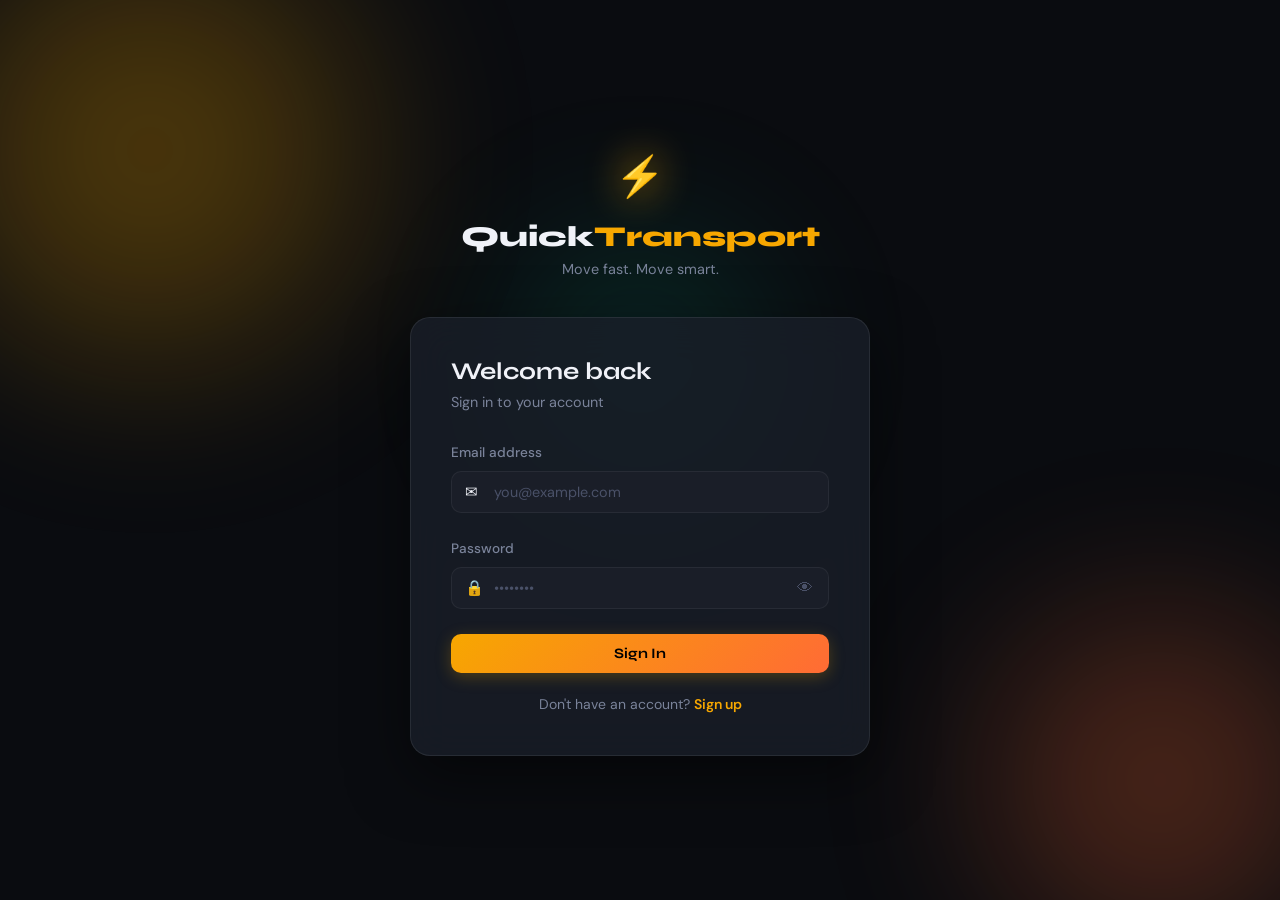
<file: index.html>
<!DOCTYPE html>
<html lang="en">
<head>
  <meta charset="UTF-8" />
  <meta name="viewport" content="width=device-width, initial-scale=1.0"/>
  <title>Quick Transport – Login</title>
  <link rel="stylesheet" href="css/style.css"/>
  <link rel="stylesheet" href="css/auth.css"/>
  <link href="https://fonts.googleapis.com/css2?family=Syne:wght@400;600;700;800&family=DM+Sans:wght@300;400;500&display=swap" rel="stylesheet"/>
</head>
<body class="auth-body">
  <div class="auth-bg">
    <div class="auth-orb orb1"></div>
    <div class="auth-orb orb2"></div>
    <div class="auth-orb orb3"></div>
  </div>

  <div class="auth-container">
    <div class="auth-brand">
      <div class="brand-icon">⚡</div>
      <h1 class="brand-name">Quick<span>Transport</span></h1>
      <p class="brand-tagline">Move fast. Move smart.</p>
    </div>

    <div class="auth-card" id="loginCard">
      <h2 class="auth-title">Welcome back</h2>
      <p class="auth-subtitle">Sign in to your account</p>

      <div id="loginAlert" class="alert hidden"></div>

      <form id="loginForm" class="auth-form" action="php/login.php" method="POST">
        <div class="form-group">
          <label for="loginEmail">Email address</label>
          <div class="input-wrap">
            <span class="input-icon">✉</span>
            <input type="email" id="loginEmail" name="email" placeholder="you@example.com" required/>
          </div>
          <span class="field-error" id="loginEmailErr"></span>
        </div>
        <div class="form-group">
          <label for="loginPassword">Password</label>
          <div class="input-wrap">
            <span class="input-icon">🔒</span>
            <input type="password" id="loginPassword" name="password" placeholder="••••••••" required/>
            <button type="button" class="toggle-pw" onclick="togglePw('loginPassword',this)">👁</button>
          </div>
          <span class="field-error" id="loginPasswordErr"></span>
        </div>
        <button type="submit" class="btn-primary btn-full">Sign In</button>
      </form>

      <p class="auth-switch">Don't have an account? <a href="#" onclick="switchCard('register')">Sign up</a></p>
    </div>

    <div class="auth-card hidden" id="registerCard">
      <h2 class="auth-title">Create account</h2>
      <p class="auth-subtitle">Join Quick Transport today</p>

      <div id="registerAlert" class="alert hidden"></div>

      <form id="registerForm" class="auth-form" action="php/register.php" method="POST">
        <div class="form-row">
          <div class="form-group">
            <label for="regFirstName">First name</label>
            <div class="input-wrap">
              <input type="text" id="regFirstName" name="first_name" placeholder="John" required/>
            </div>
            <span class="field-error" id="regFirstNameErr"></span>
          </div>
          <div class="form-group">
            <label for="regLastName">Last name</label>
            <div class="input-wrap">
              <input type="text" id="regLastName" name="last_name" placeholder="Doe" required/>
            </div>
          </div>
        </div>
        <div class="form-group">
          <label for="regEmail">Email address</label>
          <div class="input-wrap">
            <span class="input-icon">✉</span>
            <input type="email" id="regEmail" name="email" placeholder="you@example.com" required/>
          </div>
          <span class="field-error" id="regEmailErr"></span>
        </div>
        <div class="form-group">
          <label for="regPhone">Phone number</label>
          <div class="input-wrap">
            <span class="input-icon">📱</span>
            <input type="tel" id="regPhone" name="phone" placeholder="+91 98765 43210" required/>
          </div>
          <span class="field-error" id="regPhoneErr"></span>
        </div>
        <div class="form-group">
          <label for="regPassword">Password</label>
          <div class="input-wrap">
            <span class="input-icon">🔒</span>
            <input type="password" id="regPassword" name="password" placeholder="Min. 8 characters" required/>
            <button type="button" class="toggle-pw" onclick="togglePw('regPassword',this)">👁</button>
          </div>
          <span class="field-error" id="regPasswordErr"></span>
        </div>
        <div class="form-group">
          <label for="regConfirm">Confirm password</label>
          <div class="input-wrap">
            <span class="input-icon">🔒</span>
            <input type="password" id="regConfirm" name="confirm_password" placeholder="Repeat password" required/>
          </div>
          <span class="field-error" id="regConfirmErr"></span>
        </div>
        <button type="submit" class="btn-primary btn-full">Create Account</button>
      </form>

      <p class="auth-switch">Already have an account? <a href="#" onclick="switchCard('login')">Sign in</a></p>
    </div>
  </div>

  <script src="js/auth.js"></script>
</body>
</html>
</file>
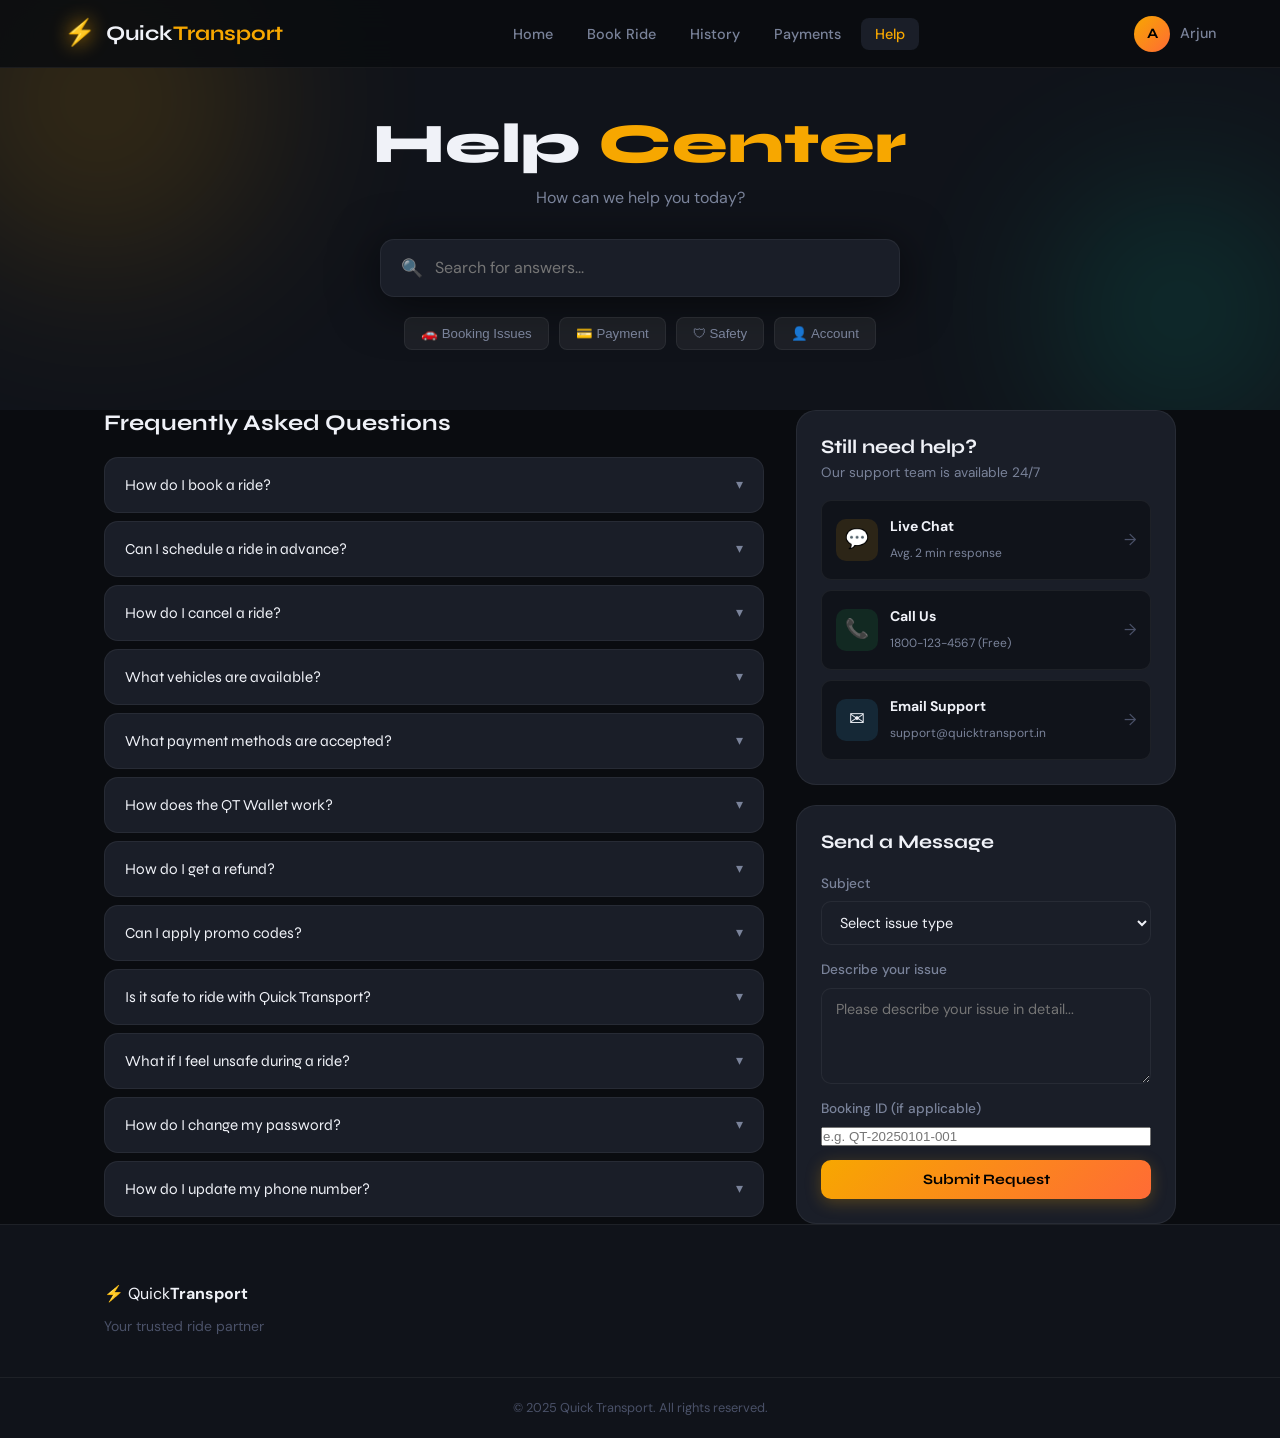
<file: help.html>
<!DOCTYPE html>
<html lang="en">
<head>
  <meta charset="UTF-8"/>
  <meta name="viewport" content="width=device-width, initial-scale=1.0"/>
  <title>Quick Transport – Help Center</title>
  <link rel="stylesheet" href="css/style.css"/>
  <link rel="stylesheet" href="css/help.css"/>
  <link href="https://fonts.googleapis.com/css2?family=Syne:wght@400;600;700;800&family=DM+Sans:wght@300;400;500&display=swap" rel="stylesheet"/>
</head>
<body>
  <nav class="navbar">
    <div class="nav-brand"><span class="brand-icon">⚡</span><span class="brand-name">Quick<b>Transport</b></span></div>
    <ul class="nav-links">
      <li><a href="home.html">Home</a></li>
      <li><a href="book.html">Book Ride</a></li>
      <li><a href="history.html">History</a></li>
      <li><a href="payment.html">Payments</a></li>
      <li><a href="help.html" class="active">Help</a></li>
    </ul>
    <div class="nav-user">
      <div class="user-avatar" id="userAvatar">U</div>
      <span class="user-name" id="navUserName">User</span>
      <div class="dropdown-menu"><a href="#" onclick="logoutUser()">Logout</a></div>
    </div>
    <button class="nav-toggle" onclick="toggleNav()">☰</button>
  </nav>

  <!-- HERO -->
  <div class="help-hero">
    <div class="help-hero-bg">
      <div class="hh-orb o1"></div>
      <div class="hh-orb o2"></div>
    </div>
    <div class="container hh-content">
      <h1>Help <span>Center</span></h1>
      <p>How can we help you today?</p>
      <div class="help-search-bar">
        <span>🔍</span>
        <input type="text" id="helpSearch" placeholder="Search for answers..." oninput="searchFAQ()"/>
      </div>
      <div class="help-quick">
        <button onclick="filterFAQ('booking')">🚗 Booking Issues</button>
        <button onclick="filterFAQ('payment')">💳 Payment</button>
        <button onclick="filterFAQ('safety')">🛡 Safety</button>
        <button onclick="filterFAQ('account')">👤 Account</button>
      </div>
    </div>
  </div>

  <!-- FAQ -->
  <div class="container page-body">
    <div class="help-layout">
      <!-- FAQ SECTION -->
      <div class="faq-section">
        <h2>Frequently Asked Questions</h2>
        <div class="faq-list" id="faqList">
          <!-- Category: Booking -->
          <div class="faq-item" data-cat="booking">
            <button class="faq-q" onclick="toggleFAQ(this)">
              <span>How do I book a ride?</span><span class="faq-chevron">▾</span>
            </button>
            <div class="faq-a">
              <p>Booking a ride is simple! Click on "Book Ride" in the navigation bar. Enter your pickup and drop-off locations, choose your vehicle type (Bike, Auto, Car, or SUV), and click "Confirm Booking". A driver will be assigned to you immediately.</p>
            </div>
          </div>
          <div class="faq-item" data-cat="booking">
            <button class="faq-q" onclick="toggleFAQ(this)">
              <span>Can I schedule a ride in advance?</span><span class="faq-chevron">▾</span>
            </button>
            <div class="faq-a">
              <p>Yes! On the booking page, you can optionally select a future date and time for your ride. Your ride will be confirmed and a driver assigned closer to the scheduled time.</p>
            </div>
          </div>
          <div class="faq-item" data-cat="booking">
            <button class="faq-q" onclick="toggleFAQ(this)">
              <span>How do I cancel a ride?</span><span class="faq-chevron">▾</span>
            </button>
            <div class="faq-a">
              <p>Go to Ride History, find the ride you want to cancel, and click the "Cancel" button. Note that cancellations made after a driver has been assigned may incur a small cancellation fee of ₹30.</p>
            </div>
          </div>
          <div class="faq-item" data-cat="booking">
            <button class="faq-q" onclick="toggleFAQ(this)">
              <span>What vehicles are available?</span><span class="faq-chevron">▾</span>
            </button>
            <div class="faq-a">
              <p>We offer four vehicle types: <b>Bike</b> (₹7/km, 1 passenger), <b>Auto</b> (₹10/km, 3 passengers), <b>Car</b> (₹15/km, 4 passengers), and <b>SUV</b> (₹22/km, 6 passengers). All fares include a base fare of ₹30.</p>
            </div>
          </div>

          <!-- Category: Payment -->
          <div class="faq-item" data-cat="payment">
            <button class="faq-q" onclick="toggleFAQ(this)">
              <span>What payment methods are accepted?</span><span class="faq-chevron">▾</span>
            </button>
            <div class="faq-a">
              <p>We accept Cash, UPI, Credit/Debit Cards, and our QT Wallet. You can set your preferred payment method in the Payments section. For online payments, we support all major banks and UPI apps like GPay, PhonePe, and Paytm.</p>
            </div>
          </div>
          <div class="faq-item" data-cat="payment">
            <button class="faq-q" onclick="toggleFAQ(this)">
              <span>How does the QT Wallet work?</span><span class="faq-chevron">▾</span>
            </button>
            <div class="faq-a">
              <p>The QT Wallet is a digital wallet integrated into your account. You can add money to it via UPI, Card, or Net Banking, and use it for instant payments. Wallet payments are instant, secure, and you get exclusive cashback offers when paying via wallet.</p>
            </div>
          </div>
          <div class="faq-item" data-cat="payment">
            <button class="faq-q" onclick="toggleFAQ(this)">
              <span>How do I get a refund?</span><span class="faq-chevron">▾</span>
            </button>
            <div class="faq-a">
              <p>For cancelled rides paid online, refunds are processed within 3–5 business days. Wallet payments are refunded instantly. If you have a billing dispute, contact our support team below and we'll resolve it within 24 hours.</p>
            </div>
          </div>
          <div class="faq-item" data-cat="payment">
            <button class="faq-q" onclick="toggleFAQ(this)">
              <span>Can I apply promo codes?</span><span class="faq-chevron">▾</span>
            </button>
            <div class="faq-a">
              <p>Yes! Go to the Payments page and enter your promo code in the "Promo Code" section. Active codes: <b>FIRST50</b> (50% off first ride), <b>RIDE20</b> (₹20 off any ride), <b>QT100</b> (₹100 wallet cashback on adding ₹500+).</p>
            </div>
          </div>

          <!-- Category: Safety -->
          <div class="faq-item" data-cat="safety">
            <button class="faq-q" onclick="toggleFAQ(this)">
              <span>Is it safe to ride with Quick Transport?</span><span class="faq-chevron">▾</span>
            </button>
            <div class="faq-a">
              <p>Safety is our top priority. All drivers undergo background verification, document checks, and vehicle inspections. You can share your live trip with trusted contacts and access our SOS emergency button during the ride.</p>
            </div>
          </div>
          <div class="faq-item" data-cat="safety">
            <button class="faq-q" onclick="toggleFAQ(this)">
              <span>What if I feel unsafe during a ride?</span><span class="faq-chevron">▾</span>
            </button>
            <div class="faq-a">
              <p>Press the SOS button in the app immediately. This alerts our emergency team and can notify local authorities. You can also call our 24/7 emergency helpline at <b>1800-QT-SAFE (1800-87-7233)</b>.</p>
            </div>
          </div>

          <!-- Category: Account -->
          <div class="faq-item" data-cat="account">
            <button class="faq-q" onclick="toggleFAQ(this)">
              <span>How do I change my password?</span><span class="faq-chevron">▾</span>
            </button>
            <div class="faq-a">
              <p>Go to your Profile page, click "Security Settings", and select "Change Password". You'll need to enter your current password and then your new one. For forgotten passwords, use the "Forgot Password" link on the login page.</p>
            </div>
          </div>
          <div class="faq-item" data-cat="account">
            <button class="faq-q" onclick="toggleFAQ(this)">
              <span>How do I update my phone number?</span><span class="faq-chevron">▾</span>
            </button>
            <div class="faq-a">
              <p>Visit your Profile page and click on "Edit Profile". You can update your phone number after OTP verification on your registered number. Note that phone number changes may require re-verification for security.</p>
            </div>
          </div>
        </div>
      </div>

      <!-- CONTACT SUPPORT -->
      <div class="contact-section">
        <div class="contact-card">
          <h3>Still need help?</h3>
          <p>Our support team is available 24/7</p>
          <div class="contact-options">
            <a href="#" class="co-item" onclick="openLiveChat()">
              <div class="co-icon chat">💬</div>
              <div class="co-info"><b>Live Chat</b><span>Avg. 2 min response</span></div>
              <span class="co-arrow">→</span>
            </a>
            <a href="tel:18001234567" class="co-item">
              <div class="co-icon phone">📞</div>
              <div class="co-info"><b>Call Us</b><span>1800-123-4567 (Free)</span></div>
              <span class="co-arrow">→</span>
            </a>
            <a href="mailto:support@quicktransport.in" class="co-item">
              <div class="co-icon email">✉</div>
              <div class="co-info"><b>Email Support</b><span>support@quicktransport.in</span></div>
              <span class="co-arrow">→</span>
            </a>
          </div>
        </div>

        <!-- CONTACT FORM -->
        <div class="contact-form-card">
          <h3>Send a Message</h3>
          <div id="contactAlert" class="alert hidden"></div>
          <form id="contactForm">
            <div class="form-group">
              <label>Subject</label>
              <select id="subject">
                <option value="">Select issue type</option>
                <option value="booking">Booking Issue</option>
                <option value="payment">Payment Problem</option>
                <option value="driver">Driver Complaint</option>
                <option value="lost">Lost Item</option>
                <option value="refund">Refund Request</option>
                <option value="other">Other</option>
              </select>
            </div>
            <div class="form-group">
              <label>Describe your issue</label>
              <textarea id="issueDesc" rows="4" placeholder="Please describe your issue in detail..."></textarea>
            </div>
            <div class="form-group">
              <label>Booking ID (if applicable)</label>
              <input type="text" id="bookingIdInput" placeholder="e.g. QT-20250101-001"/>
            </div>
            <button type="button" class="btn-primary btn-full" onclick="submitContact()">Submit Request</button>
          </form>
        </div>

        <!-- LIVE CHAT WIDGET -->
        <div class="chat-widget hidden" id="chatWidget">
          <div class="cw-header">
            <span>💬 Quick Support</span>
            <button onclick="closeLiveChat()">✕</button>
          </div>
          <div class="cw-messages" id="chatMessages">
            <div class="cw-msg bot">
              <div class="cw-bubble">Hi! I'm the Quick Transport support bot. How can I help you today?</div>
            </div>
          </div>
          <div class="cw-input">
            <input type="text" id="chatInput" placeholder="Type your message..." onkeydown="if(event.key==='Enter') sendChat()"/>
            <button onclick="sendChat()">Send</button>
          </div>
        </div>
      </div>
    </div>
  </div>

  <!-- Footer -->
  <footer class="footer">
    <div class="container footer-inner">
      <div class="footer-brand">
        <span class="brand-icon">⚡</span>
        <span class="brand-name">Quick<b>Transport</b></span>
        <p>Your trusted ride partner</p>
      </div>
    </div>
    <div class="footer-bottom"><p>© 2025 Quick Transport. All rights reserved.</p></div>
  </footer>

  <script src="js/app.js"></script>
  <script src="js/help.js"></script>
</body>
</html>
</file>
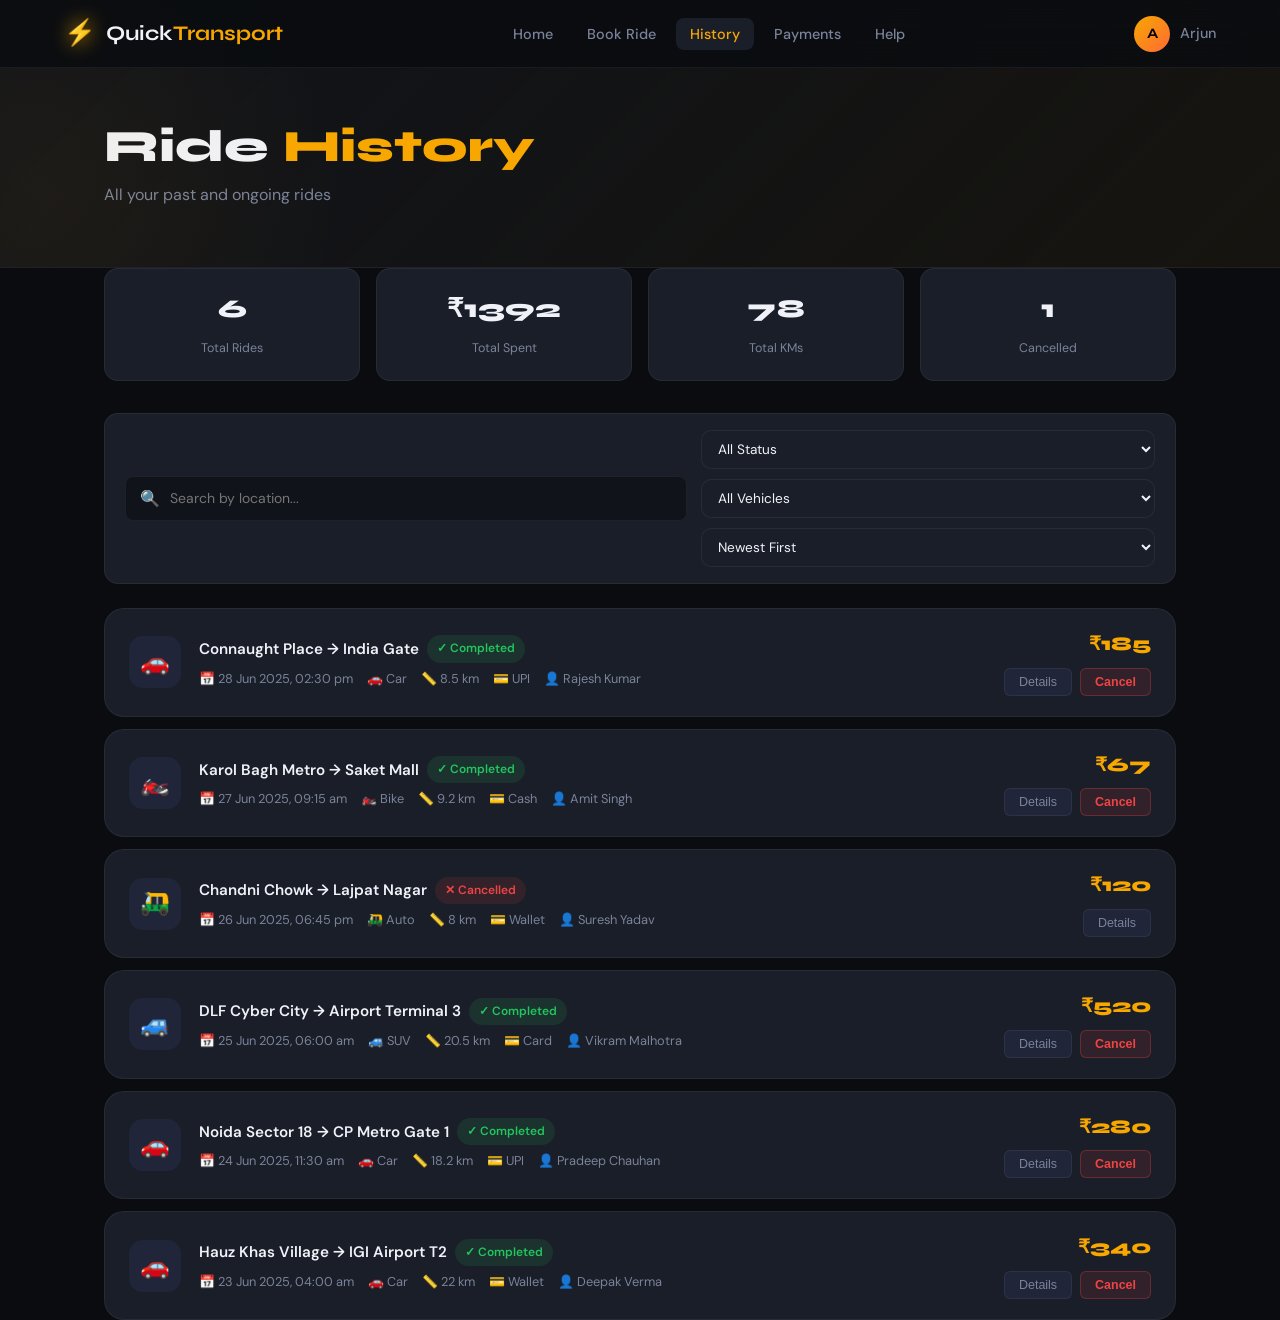
<file: history.html>
<!DOCTYPE html>
<html lang="en">
<head>
  <meta charset="UTF-8"/>
  <meta name="viewport" content="width=device-width, initial-scale=1.0"/>
  <title>Quick Transport – Ride History</title>
  <link rel="stylesheet" href="css/style.css"/>
  <link rel="stylesheet" href="css/history.css"/>
  <link href="https://fonts.googleapis.com/css2?family=Syne:wght@400;600;700;800&family=DM+Sans:wght@300;400;500&display=swap" rel="stylesheet"/>
</head>
<body>
  <nav class="navbar">
    <div class="nav-brand"><span class="brand-icon">⚡</span><span class="brand-name">Quick<b>Transport</b></span></div>
    <ul class="nav-links">
      <li><a href="home.html">Home</a></li>
      <li><a href="book.html">Book Ride</a></li>
      <li><a href="history.html" class="active">History</a></li>
      <li><a href="payment.html">Payments</a></li>
      <li><a href="help.html">Help</a></li>
    </ul>
    <div class="nav-user">
      <div class="user-avatar" id="userAvatar">U</div>
      <span class="user-name" id="navUserName">User</span>
      <div class="dropdown-menu"><a href="#" onclick="logoutUser()">Logout</a></div>
    </div>
    <button class="nav-toggle" onclick="toggleNav()">☰</button>
  </nav>

  <div class="page-hero history-hero">
    <div class="container">
      <h1>Ride <span>History</span></h1>
      <p>All your past and ongoing rides</p>
    </div>
  </div>

  <div class="container page-body">
    <!-- STATS BAR -->
    <div class="stats-bar" id="historyStats">
      <div class="stat-tile"><span class="st-num" id="totalRides">0</span><span class="st-lbl">Total Rides</span></div>
      <div class="stat-tile"><span class="st-num" id="totalSpent">₹0</span><span class="st-lbl">Total Spent</span></div>
      <div class="stat-tile"><span class="st-num" id="totalKms">0</span><span class="st-lbl">Total KMs</span></div>
      <div class="stat-tile"><span class="st-num" id="cancelledRides">0</span><span class="st-lbl">Cancelled</span></div>
    </div>

    <!-- FILTERS -->
    <div class="filter-bar">
      <div class="filter-search">
        <span>🔍</span>
        <input type="text" id="searchRides" placeholder="Search by location..." oninput="filterRides()"/>
      </div>
      <div class="filter-group">
        <select id="filterStatus" onchange="filterRides()">
          <option value="">All Status</option>
          <option value="completed">Completed</option>
          <option value="cancelled">Cancelled</option>
          <option value="ongoing">Ongoing</option>
        </select>
        <select id="filterVehicle" onchange="filterRides()">
          <option value="">All Vehicles</option>
          <option value="Bike">Bike</option>
          <option value="Auto">Auto</option>
          <option value="Car">Car</option>
          <option value="SUV">SUV</option>
        </select>
        <select id="filterSort" onchange="filterRides()">
          <option value="newest">Newest First</option>
          <option value="oldest">Oldest First</option>
          <option value="fare-high">Fare: High to Low</option>
          <option value="fare-low">Fare: Low to High</option>
        </select>
      </div>
    </div>

    <!-- RIDES LIST -->
    <div class="rides-container" id="ridesContainer">
      <div class="loading-block">
        <div class="loading-spinner"></div>
        <p>Loading rides...</p>
      </div>
    </div>
  </div>

  <!-- CANCEL MODAL -->
  <div class="modal-overlay hidden" id="cancelModal">
    <div class="modal-card">
      <div class="modal-icon">⚠️</div>
      <h3>Cancel Ride?</h3>
      <p>Are you sure you want to cancel this ride? A cancellation fee may apply.</p>
      <div class="modal-actions">
        <button class="btn-ghost" onclick="closeCancelModal()">Keep Ride</button>
        <button class="btn-danger" id="confirmCancelBtn" onclick="confirmCancel()">Yes, Cancel</button>
      </div>
    </div>
  </div>

  <!-- RIDE DETAIL MODAL -->
  <div class="modal-overlay hidden" id="rideDetailModal">
    <div class="modal-card detail-modal">
      <button class="modal-close" onclick="closeDetailModal()">✕</button>
      <h3>Ride Details</h3>
      <div id="rideDetailContent"></div>
    </div>
  </div>

  <script src="js/app.js"></script>
  <script src="js/history.js"></script>
</body>
</html>
</file>
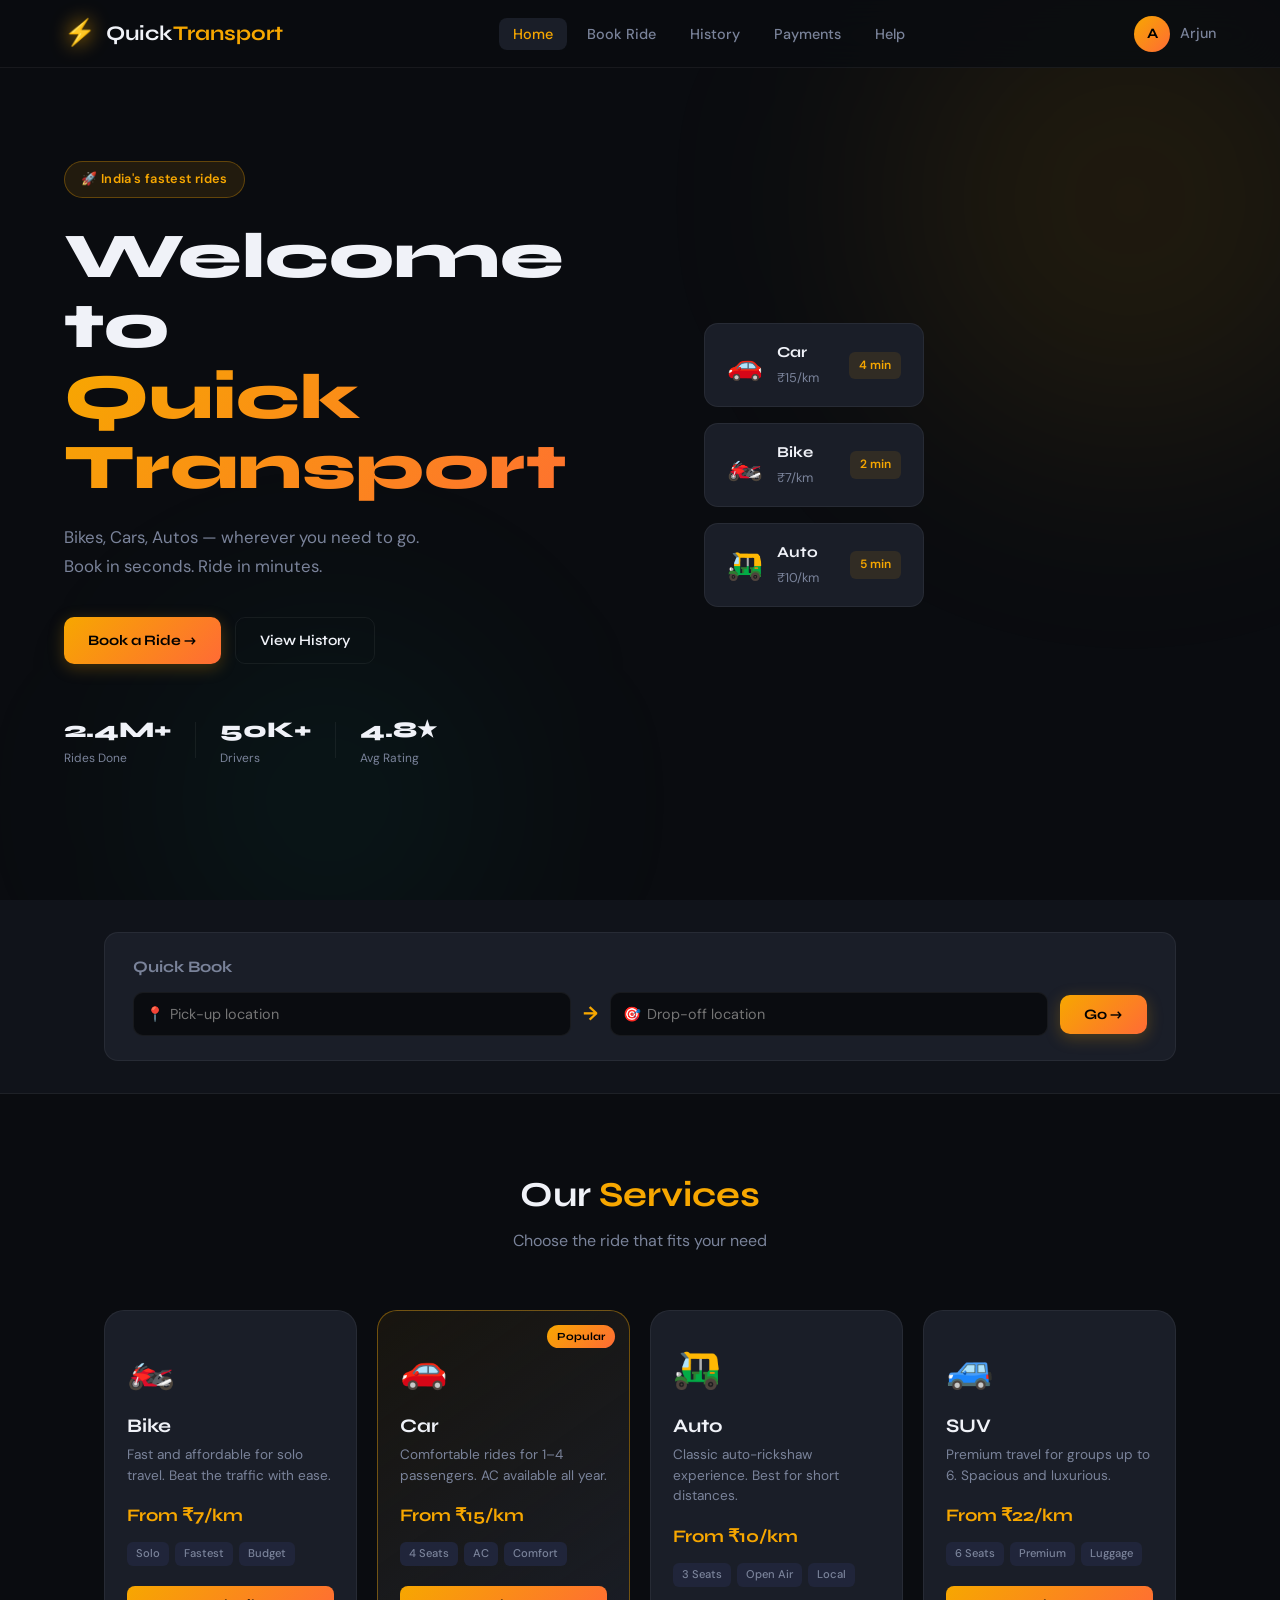
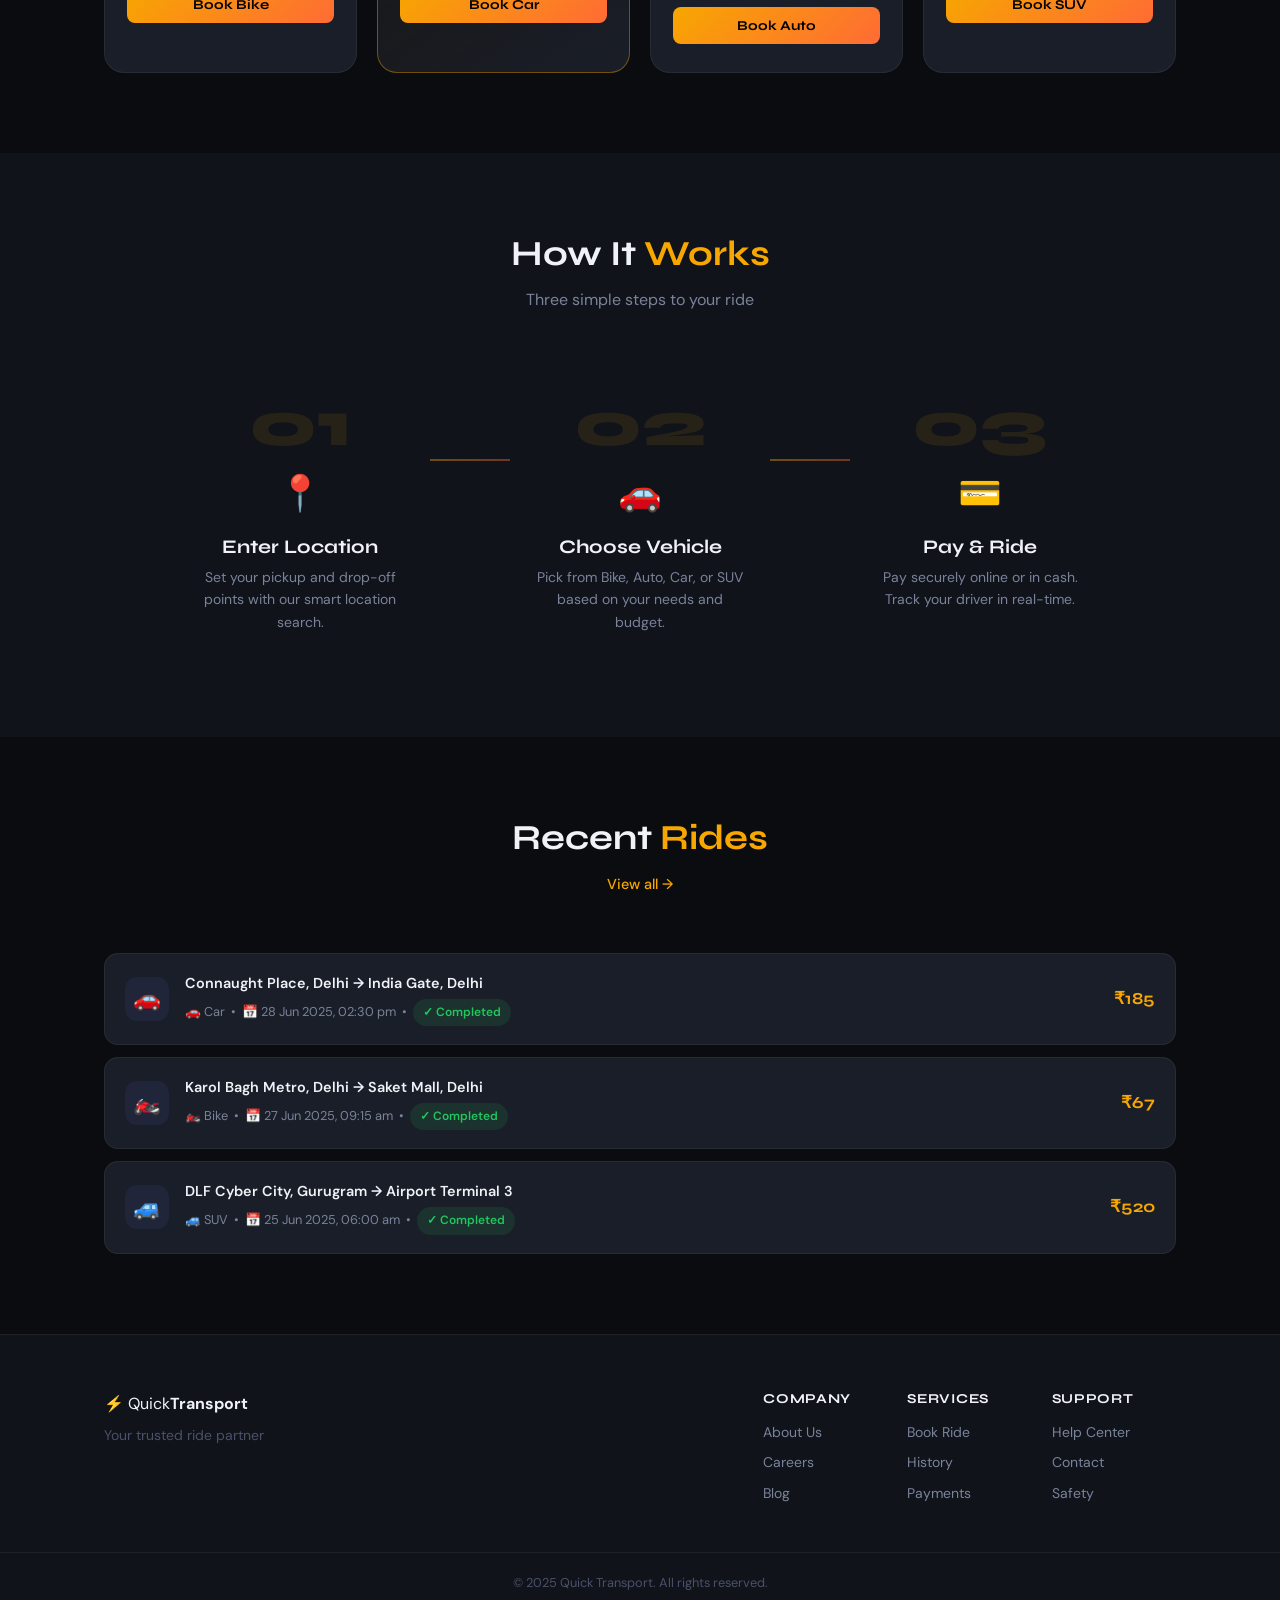
<file: home.html>
<!DOCTYPE html>
<html lang="en">
<head>
  <meta charset="UTF-8"/>
  <meta name="viewport" content="width=device-width, initial-scale=1.0"/>
  <title>Quick Transport – Home</title>
  <link rel="stylesheet" href="css/style.css"/>
  <link rel="stylesheet" href="css/home.css"/>
  <link href="https://fonts.googleapis.com/css2?family=Syne:wght@400;600;700;800&family=DM+Sans:wght@300;400;500&display=swap" rel="stylesheet"/>
</head>
<body>
  <!-- NAV -->
  <nav class="navbar">
    <div class="nav-brand">
      <span class="brand-icon">⚡</span>
      <span class="brand-name">Quick<b>Transport</b></span>
    </div>
    <ul class="nav-links">
      <li><a href="home.html" class="active">Home</a></li>
      <li><a href="book.html">Book Ride</a></li>
      <li><a href="history.html">History</a></li>
      <li><a href="payment.html">Payments</a></li>
      <li><a href="help.html">Help</a></li>
    </ul>
    <div class="nav-user">
      <div class="user-avatar" id="userAvatar">U</div>
      <span class="user-name" id="navUserName">User</span>
      <div class="dropdown-menu">
        <a href="profile.html">Profile</a>
        <a href="#" onclick="logoutUser()" id="logoutBtn">Logout</a>
      </div>
    </div>
    <button class="nav-toggle" onclick="toggleNav()">☰</button>
  </nav>

  <!-- HERO -->
  <section class="hero">
    <div class="hero-bg">
      <div class="hero-orb h1"></div>
      <div class="hero-orb h2"></div>
      <div class="road-lines">
        <div class="road-line"></div>
        <div class="road-line"></div>
        <div class="road-line"></div>
      </div>
    </div>
    <div class="hero-content">
      <div class="hero-badge">🚀 India's fastest rides</div>
      <h1 class="hero-title">Welcome to<br/><span>Quick Transport</span></h1>
      <p class="hero-sub">Bikes, Cars, Autos — wherever you need to go.<br/>Book in seconds. Ride in minutes.</p>
      <div class="hero-actions">
        <a href="book.html" class="btn-primary">Book a Ride →</a>
        <a href="history.html" class="btn-ghost">View History</a>
      </div>
      <div class="hero-stats">
        <div class="stat"><span class="stat-num">2.4M+</span><span class="stat-label">Rides Done</span></div>
        <div class="stat-divider"></div>
        <div class="stat"><span class="stat-num">50K+</span><span class="stat-label">Drivers</span></div>
        <div class="stat-divider"></div>
        <div class="stat"><span class="stat-num">4.8★</span><span class="stat-label">Avg Rating</span></div>
      </div>
    </div>
    <div class="hero-visual">
      <div class="vehicle-card vc-car">
        <div class="vc-icon">🚗</div>
        <div class="vc-info"><b>Car</b><span>₹15/km</span></div>
        <span class="vc-eta">4 min</span>
      </div>
      <div class="vehicle-card vc-bike">
        <div class="vc-icon">🏍️</div>
        <div class="vc-info"><b>Bike</b><span>₹7/km</span></div>
        <span class="vc-eta">2 min</span>
      </div>
      <div class="vehicle-card vc-auto">
        <div class="vc-icon">🛺</div>
        <div class="vc-info"><b>Auto</b><span>₹10/km</span></div>
        <span class="vc-eta">5 min</span>
      </div>
    </div>
  </section>

  <!-- QUICK BOOK STRIP -->
  <section class="quick-book">
    <div class="container">
      <div class="qb-card">
        <h3>Quick Book</h3>
        <form class="qb-form" id="quickBookForm">
          <div class="qb-field">
            <span class="qb-icon">📍</span>
            <input type="text" id="qbPickup" placeholder="Pick-up location" required/>
          </div>
          <div class="qb-arrow">→</div>
          <div class="qb-field">
            <span class="qb-icon">🎯</span>
            <input type="text" id="qbDrop" placeholder="Drop-off location" required/>
          </div>
          <button type="button" class="btn-primary" onclick="quickBook()">Go →</button>
        </form>
      </div>
    </div>
  </section>

  <!-- SERVICES -->
  <section class="services section">
    <div class="container">
      <div class="section-header">
        <h2>Our <span>Services</span></h2>
        <p>Choose the ride that fits your need</p>
      </div>
      <div class="service-grid">
        <div class="service-card" onclick="bookVehicle('Bike')">
          <div class="sc-icon bike">🏍️</div>
          <h3>Bike</h3>
          <p>Fast and affordable for solo travel. Beat the traffic with ease.</p>
          <div class="sc-price">From ₹7/km</div>
          <div class="sc-features"><span>Solo</span><span>Fastest</span><span>Budget</span></div>
          <button class="sc-btn">Book Bike</button>
        </div>
        <div class="service-card featured" onclick="bookVehicle('Car')">
          <div class="sc-badge">Popular</div>
          <div class="sc-icon car">🚗</div>
          <h3>Car</h3>
          <p>Comfortable rides for 1–4 passengers. AC available all year.</p>
          <div class="sc-price">From ₹15/km</div>
          <div class="sc-features"><span>4 Seats</span><span>AC</span><span>Comfort</span></div>
          <button class="sc-btn">Book Car</button>
        </div>
        <div class="service-card" onclick="bookVehicle('Auto')">
          <div class="sc-icon auto">🛺</div>
          <h3>Auto</h3>
          <p>Classic auto-rickshaw experience. Best for short distances.</p>
          <div class="sc-price">From ₹10/km</div>
          <div class="sc-features"><span>3 Seats</span><span>Open Air</span><span>Local</span></div>
          <button class="sc-btn">Book Auto</button>
        </div>
        <div class="service-card" onclick="bookVehicle('SUV')">
          <div class="sc-icon suv">🚙</div>
          <h3>SUV</h3>
          <p>Premium travel for groups up to 6. Spacious and luxurious.</p>
          <div class="sc-price">From ₹22/km</div>
          <div class="sc-features"><span>6 Seats</span><span>Premium</span><span>Luggage</span></div>
          <button class="sc-btn">Book SUV</button>
        </div>
      </div>
    </div>
  </section>

  <!-- HOW IT WORKS -->
  <section class="how-it-works section">
    <div class="container">
      <div class="section-header">
        <h2>How It <span>Works</span></h2>
        <p>Three simple steps to your ride</p>
      </div>
      <div class="steps">
        <div class="step">
          <div class="step-num">01</div>
          <div class="step-icon">📍</div>
          <h3>Enter Location</h3>
          <p>Set your pickup and drop-off points with our smart location search.</p>
        </div>
        <div class="step-connector"></div>
        <div class="step">
          <div class="step-num">02</div>
          <div class="step-icon">🚗</div>
          <h3>Choose Vehicle</h3>
          <p>Pick from Bike, Auto, Car, or SUV based on your needs and budget.</p>
        </div>
        <div class="step-connector"></div>
        <div class="step">
          <div class="step-num">03</div>
          <div class="step-icon">💳</div>
          <h3>Pay & Ride</h3>
          <p>Pay securely online or in cash. Track your driver in real-time.</p>
        </div>
      </div>
    </div>
  </section>

  <!-- RECENT RIDES -->
  <section class="recent-rides section" id="recentSection">
    <div class="container">
      <div class="section-header">
        <h2>Recent <span>Rides</span></h2>
        <a href="history.html" class="view-all">View all →</a>
      </div>
      <div class="rides-list" id="recentRides">
        <div class="loading-spinner"></div>
      </div>
    </div>
  </section>

  <!-- FOOTER -->
  <footer class="footer">
    <div class="container footer-inner">
      <div class="footer-brand">
        <span class="brand-icon">⚡</span>
        <span class="brand-name">Quick<b>Transport</b></span>
        <p>Your trusted ride partner</p>
      </div>
      <div class="footer-links">
        <div class="fl-col"><h4>Company</h4><a href="#">About Us</a><a href="#">Careers</a><a href="#">Blog</a></div>
        <div class="fl-col"><h4>Services</h4><a href="book.html">Book Ride</a><a href="history.html">History</a><a href="payment.html">Payments</a></div>
        <div class="fl-col"><h4>Support</h4><a href="help.html">Help Center</a><a href="help.html">Contact</a><a href="#">Safety</a></div>
      </div>
    </div>
    <div class="footer-bottom">
      <p>© 2025 Quick Transport. All rights reserved.</p>
    </div>
  </footer>

  <script src="js/app.js"></script>
  <script src="js/home.js"></script>
</body>
</html>
</file>
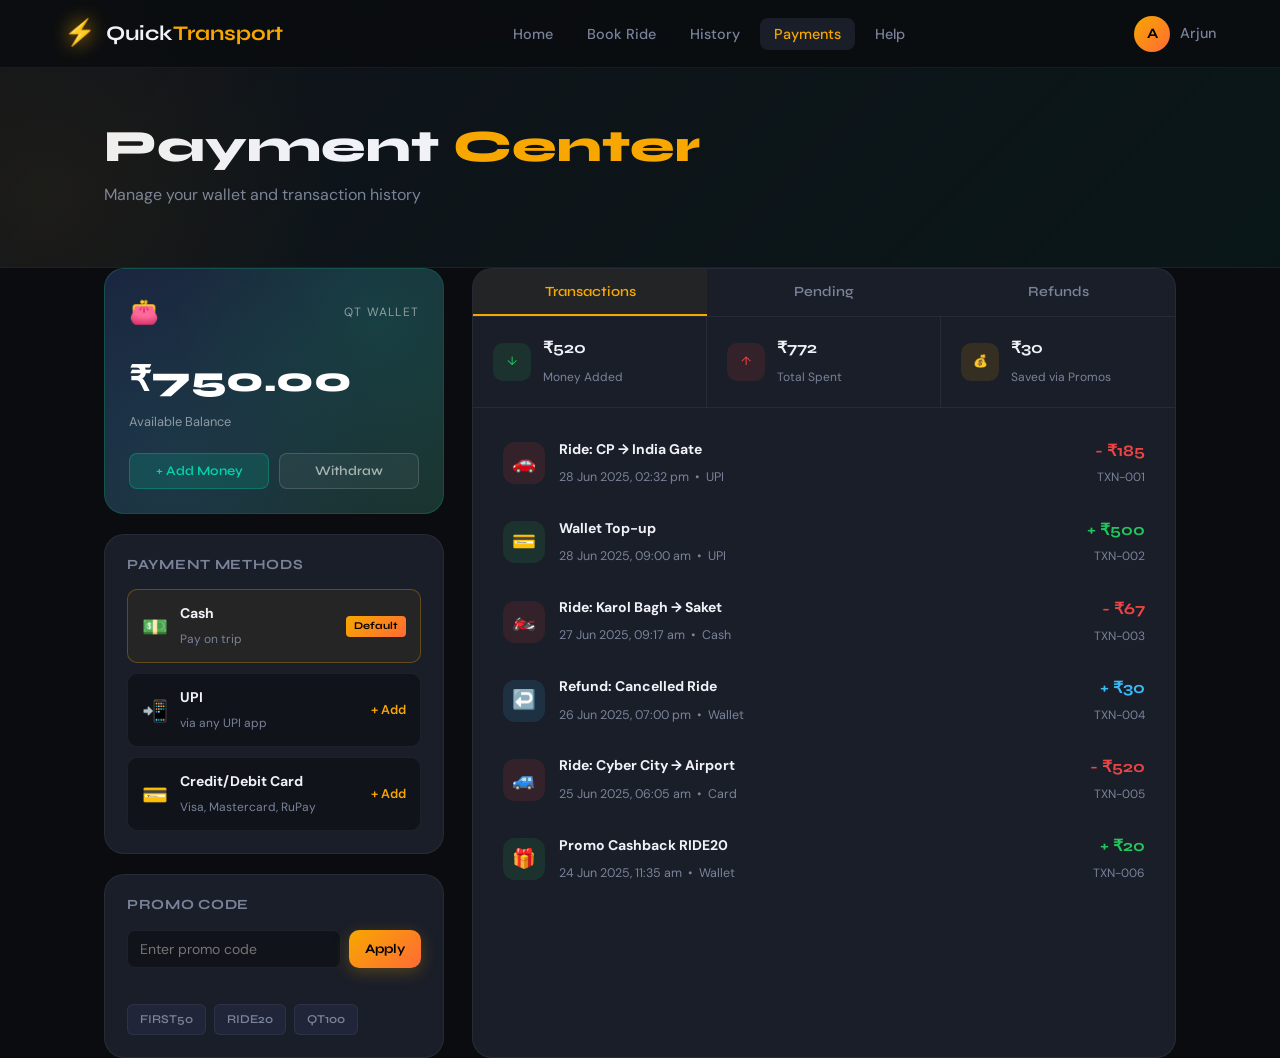
<file: payment.html>
<!DOCTYPE html>
<html lang="en">
<head>
  <meta charset="UTF-8"/>
  <meta name="viewport" content="width=device-width, initial-scale=1.0"/>
  <title>Quick Transport – Payments</title>
  <link rel="stylesheet" href="css/style.css"/>
  <link rel="stylesheet" href="css/payment.css"/>
  <link href="https://fonts.googleapis.com/css2?family=Syne:wght@400;600;700;800&family=DM+Sans:wght@300;400;500&display=swap" rel="stylesheet"/>
</head>
<body>
  <nav class="navbar">
    <div class="nav-brand"><span class="brand-icon">⚡</span><span class="brand-name">Quick<b>Transport</b></span></div>
    <ul class="nav-links">
      <li><a href="home.html">Home</a></li>
      <li><a href="book.html">Book Ride</a></li>
      <li><a href="history.html">History</a></li>
      <li><a href="payment.html" class="active">Payments</a></li>
      <li><a href="help.html">Help</a></li>
    </ul>
    <div class="nav-user">
      <div class="user-avatar" id="userAvatar">U</div>
      <span class="user-name" id="navUserName">User</span>
      <div class="dropdown-menu"><a href="#" onclick="logoutUser()">Logout</a></div>
    </div>
    <button class="nav-toggle" onclick="toggleNav()">☰</button>
  </nav>

  <div class="page-hero payment-hero">
    <div class="container">
      <h1>Payment <span>Center</span></h1>
      <p>Manage your wallet and transaction history</p>
    </div>
  </div>

  <div class="container page-body">
    <div class="payment-layout">
      <!-- LEFT: WALLET & METHODS -->
      <div class="payment-sidebar">
        <!-- WALLET CARD -->
        <div class="wallet-card">
          <div class="wallet-bg-pattern"></div>
          <div class="wallet-top">
            <div class="wallet-icon">👛</div>
            <div class="wallet-label">QT Wallet</div>
          </div>
          <div class="wallet-balance">₹<span id="walletBalance">0.00</span></div>
          <div class="wallet-info">Available Balance</div>
          <div class="wallet-actions">
            <button class="w-btn" onclick="openAddMoney()">+ Add Money</button>
            <button class="w-btn w-btn-ghost" onclick="openWithdraw()">Withdraw</button>
          </div>
        </div>

        <!-- PAYMENT METHODS -->
        <div class="sidebar-section">
          <h4>Payment Methods</h4>
          <div class="pm-list">
            <div class="pm-item active">
              <span class="pm-icon">💵</span>
              <div class="pm-details"><b>Cash</b><span>Pay on trip</span></div>
              <span class="pm-default">Default</span>
            </div>
            <div class="pm-item">
              <span class="pm-icon">📲</span>
              <div class="pm-details"><b>UPI</b><span>via any UPI app</span></div>
              <span class="pm-add" onclick="addUpi()">+ Add</span>
            </div>
            <div class="pm-item">
              <span class="pm-icon">💳</span>
              <div class="pm-details"><b>Credit/Debit Card</b><span>Visa, Mastercard, RuPay</span></div>
              <span class="pm-add" onclick="openAddCard()">+ Add</span>
            </div>
          </div>
        </div>

        <!-- PROMO CODE -->
        <div class="sidebar-section">
          <h4>Promo Code</h4>
          <div class="promo-input">
            <input type="text" id="promoCode" placeholder="Enter promo code"/>
            <button onclick="applyPromo()" class="btn-primary">Apply</button>
          </div>
          <div id="promoMsg" class="promo-msg"></div>
          <div class="promo-chips">
            <span class="promo-chip" onclick="fillPromo('FIRST50')">FIRST50</span>
            <span class="promo-chip" onclick="fillPromo('RIDE20')">RIDE20</span>
            <span class="promo-chip" onclick="fillPromo('QT100')">QT100</span>
          </div>
        </div>
      </div>

      <!-- RIGHT: TRANSACTION HISTORY -->
      <div class="payment-main">
        <div class="payment-tabs">
          <button class="ptab active" onclick="switchTab('transactions', this)">Transactions</button>
          <button class="ptab" onclick="switchTab('pending', this)">Pending</button>
          <button class="ptab" onclick="switchTab('refunds', this)">Refunds</button>
        </div>

        <div class="payment-summary-bar">
          <div class="ps-item"><span class="ps-icon income">↓</span><div><b id="totalIncome">₹0</b><span>Money Added</span></div></div>
          <div class="ps-item"><span class="ps-icon expense">↑</span><div><b id="totalExpense">₹0</b><span>Total Spent</span></div></div>
          <div class="ps-item"><span class="ps-icon savings">💰</span><div><b id="totalSavings">₹0</b><span>Saved via Promos</span></div></div>
        </div>

        <div id="transactionsList" class="transactions-list">
          <div class="loading-block">
            <div class="loading-spinner"></div>
            <p>Loading transactions...</p>
          </div>
        </div>
      </div>
    </div>
  </div>

  <!-- ADD MONEY MODAL -->
  <div class="modal-overlay hidden" id="addMoneyModal">
    <div class="modal-card">
      <button class="modal-close" onclick="closeModal('addMoneyModal')">✕</button>
      <h3>Add Money to Wallet</h3>
      <div class="amount-chips">
        <button class="amount-chip" onclick="setAmount(100)">₹100</button>
        <button class="amount-chip" onclick="setAmount(200)">₹200</button>
        <button class="amount-chip" onclick="setAmount(500)">₹500</button>
        <button class="amount-chip" onclick="setAmount(1000)">₹1000</button>
      </div>
      <div class="form-group">
        <label>Or enter amount</label>
        <div class="input-wrap">
          <span class="input-icon">₹</span>
          <input type="number" id="addMoneyAmt" placeholder="Enter amount" min="1"/>
        </div>
      </div>
      <div class="form-group">
        <label>Payment Method</label>
        <div class="pm-options">
          <label class="pm-opt"><input type="radio" name="addMethod" value="UPI" checked/><span>📲 UPI</span></label>
          <label class="pm-opt"><input type="radio" name="addMethod" value="Card"/><span>💳 Card</span></label>
          <label class="pm-opt"><input type="radio" name="addMethod" value="NetBanking"/><span>🏦 Net Banking</span></label>
        </div>
      </div>
      <button class="btn-primary btn-full" onclick="processAddMoney()">Proceed to Pay</button>
    </div>
  </div>

  <!-- ADD CARD MODAL -->
  <div class="modal-overlay hidden" id="addCardModal">
    <div class="modal-card">
      <button class="modal-close" onclick="closeModal('addCardModal')">✕</button>
      <h3>Add Card</h3>
      <div class="card-preview" id="cardPreview">
        <div class="cp-number">•••• •••• •••• <span id="cpLast4">0000</span></div>
        <div class="cp-name" id="cpName">Card Holder</div>
        <div class="cp-exp" id="cpExp">MM/YY</div>
        <div class="cp-brand">💳</div>
      </div>
      <div class="form-group">
        <label>Card Number</label>
        <div class="input-wrap">
          <input type="text" id="cardNumber" placeholder="1234 5678 9012 3456" maxlength="19" oninput="formatCard(this)"/>
        </div>
      </div>
      <div class="form-row">
        <div class="form-group">
          <label>Expiry</label>
          <div class="input-wrap">
            <input type="text" id="cardExpiry" placeholder="MM/YY" maxlength="5" oninput="formatExpiry(this)"/>
          </div>
        </div>
        <div class="form-group">
          <label>CVV</label>
          <div class="input-wrap">
            <input type="password" id="cardCvv" placeholder="•••" maxlength="4"/>
          </div>
        </div>
      </div>
      <div class="form-group">
        <label>Name on Card</label>
        <div class="input-wrap">
          <input type="text" id="cardName" placeholder="John Doe" oninput="updateCardPreview()"/>
        </div>
      </div>
      <button class="btn-primary btn-full" onclick="saveCard()">Save Card</button>
    </div>
  </div>

  <!-- PAYMENT SUCCESS MODAL -->
  <div class="modal-overlay hidden" id="paySuccessModal">
    <div class="modal-card success-modal">
      <div class="success-anim"><div class="success-circle">✓</div></div>
      <h2 id="paySuccessTitle">Payment Successful!</h2>
      <p id="paySuccessMsg">₹500 added to your wallet</p>
      <button class="btn-primary" onclick="closeModal('paySuccessModal')">Done</button>
    </div>
  </div>

  <script src="js/app.js"></script>
  <script src="js/payment.js"></script>
</body>
</html>
</file>
<file: css/style.css>
/* ===== QUICK TRANSPORT — GLOBAL STYLES ===== */
:root {
  --bg: #0a0c10;
  --bg2: #10131a;
  --bg3: #161921;
  --surface: #1a1e28;
  --surface2: #20253a;
  --border: rgba(255,255,255,0.06);
  --accent: #f7a700;
  --accent2: #ff6b35;
  --accent3: #00d4aa;
  --text: #f0f2f8;
  --text-muted: #7a839a;
  --text-dim: #4a5168;
  --success: #22c55e;
  --danger: #ef4444;
  --warning: #f59e0b;
  --info: #38bdf8;
  --gradient: linear-gradient(135deg, #f7a700, #ff6b35);
  --gradient2: linear-gradient(135deg, #00d4aa, #38bdf8);
  --shadow: 0 4px 24px rgba(0,0,0,0.4);
  --shadow-lg: 0 8px 48px rgba(0,0,0,0.6);
  --radius: 14px;
  --radius-sm: 8px;
  --radius-lg: 20px;
  --font-head: 'Syne', sans-serif;
  --font-body: 'DM Sans', sans-serif;
}

*,*::before,*::after{box-sizing:border-box;margin:0;padding:0}

html{scroll-behavior:smooth}

body{
  font-family:var(--font-body);
  background:var(--bg);
  color:var(--text);
  line-height:1.6;
  min-height:100vh;
  overflow-x:hidden;
}

/* ===== TYPOGRAPHY ===== */
h1,h2,h3,h4,h5{font-family:var(--font-head);font-weight:700;line-height:1.2}
h1{font-size:clamp(2rem,5vw,3.5rem);font-weight:800}
h2{font-size:clamp(1.5rem,3vw,2.2rem)}
h3{font-size:1.2rem}
h4{font-size:1rem}
a{color:var(--accent);text-decoration:none;transition:color .2s}
a:hover{color:var(--accent2)}
p{color:var(--text-muted)}

/* ===== NAVBAR ===== */
.navbar{
  position:fixed;top:0;left:0;right:0;z-index:1000;
  display:flex;align-items:center;justify-content:space-between;
  padding:0 5%;height:68px;
  background:rgba(10,12,16,0.85);
  backdrop-filter:blur(20px);
  border-bottom:1px solid var(--border);
  transition:all .3s;
}
.navbar.scrolled{background:rgba(10,12,16,0.98)}

.nav-brand{display:flex;align-items:center;gap:10px;cursor:pointer}
.nav-brand .brand-icon{font-size:1.6rem;filter:drop-shadow(0 0 10px var(--accent))}
.nav-brand .brand-name{font-family:var(--font-head);font-size:1.3rem;font-weight:700;color:var(--text)}
.nav-brand .brand-name b{color:var(--accent)}

.nav-links{display:flex;list-style:none;gap:6px}
.nav-links a{
  padding:7px 14px;border-radius:8px;
  font-size:.9rem;font-weight:500;color:var(--text-muted);
  transition:all .2s;
}
.nav-links a:hover,.nav-links a.active{
  background:var(--surface);color:var(--text);
}
.nav-links a.active{color:var(--accent)}

.nav-user{position:relative;display:flex;align-items:center;gap:10px;cursor:pointer}
.user-avatar{
  width:36px;height:36px;border-radius:50%;
  background:var(--gradient);
  display:flex;align-items:center;justify-content:center;
  font-family:var(--font-head);font-weight:700;font-size:.9rem;color:#000;
  cursor:pointer;
}
.user-name{font-size:.9rem;font-weight:500;color:var(--text-muted)}
.dropdown-menu{
  position:absolute;top:calc(100% + 10px);right:0;
  background:var(--surface);border:1px solid var(--border);
  border-radius:var(--radius-sm);padding:8px;
  min-width:140px;display:none;
  box-shadow:var(--shadow-lg);
}
.nav-user:hover .dropdown-menu{display:block}
.dropdown-menu a{
  display:block;padding:8px 12px;font-size:.875rem;
  color:var(--text-muted);border-radius:6px;transition:all .15s;
}
.dropdown-menu a:hover{background:var(--surface2);color:var(--text)}

.nav-toggle{display:none;background:none;border:none;color:var(--text);font-size:1.4rem;cursor:pointer}

/* ===== BUTTONS ===== */
.btn-primary{
  display:inline-flex;align-items:center;gap:8px;
  background:var(--gradient);color:#000;
  padding:11px 24px;border-radius:10px;
  font-family:var(--font-head);font-weight:700;font-size:.9rem;
  border:none;cursor:pointer;
  transition:all .25s;white-space:nowrap;
  box-shadow:0 4px 16px rgba(247,167,0,0.25);
}
.btn-primary:hover{transform:translateY(-2px);box-shadow:0 6px 24px rgba(247,167,0,0.4)}
.btn-primary:active{transform:translateY(0)}

.btn-ghost{
  display:inline-flex;align-items:center;gap:8px;
  background:transparent;color:var(--text);
  padding:11px 24px;border-radius:10px;
  font-family:var(--font-head);font-weight:600;font-size:.9rem;
  border:1.5px solid var(--border);cursor:pointer;
  transition:all .25s;white-space:nowrap;
}
.btn-ghost:hover{border-color:var(--accent);color:var(--accent);background:rgba(247,167,0,0.06)}

.btn-danger{
  background:var(--danger);color:#fff;
  padding:10px 22px;border-radius:10px;
  font-family:var(--font-head);font-weight:700;font-size:.9rem;
  border:none;cursor:pointer;transition:all .25s;
}
.btn-danger:hover{background:#dc2626;transform:translateY(-2px)}

.btn-full{width:100%;justify-content:center}

/* ===== FORMS ===== */
.form-group{display:flex;flex-direction:column;gap:7px}
.form-group label{font-size:.85rem;font-weight:500;color:var(--text-muted)}
.form-row{display:grid;grid-template-columns:1fr 1fr;gap:14px}

.input-wrap{
  position:relative;
  display:flex;align-items:center;
}
.input-wrap .input-icon{
  position:absolute;left:14px;
  font-size:.95rem;z-index:1;pointer-events:none;
}
.input-wrap input,.input-wrap select,.input-wrap textarea{
  width:100%;
  background:var(--surface);
  border:1.5px solid var(--border);
  border-radius:10px;
  color:var(--text);
  font-family:var(--font-body);
  font-size:.9rem;
  padding:11px 14px;
  outline:none;
  transition:all .2s;
}
.input-wrap .input-icon ~ input{padding-left:42px}
.input-wrap input:focus,.input-wrap select:focus{
  border-color:var(--accent);
  background:var(--surface2);
  box-shadow:0 0 0 3px rgba(247,167,0,0.12);
}
.input-wrap input::placeholder{color:var(--text-dim)}

select{background:var(--surface);border:1.5px solid var(--border);border-radius:10px;color:var(--text);font-family:var(--font-body);font-size:.9rem;padding:11px 14px;outline:none;transition:all .2s;width:100%;cursor:pointer}
select:focus{border-color:var(--accent);box-shadow:0 0 0 3px rgba(247,167,0,0.12)}
select option{background:var(--surface2)}

textarea{width:100%;background:var(--surface);border:1.5px solid var(--border);border-radius:10px;color:var(--text);font-family:var(--font-body);font-size:.9rem;padding:11px 14px;outline:none;transition:all .2s;resize:vertical}
textarea:focus{border-color:var(--accent);box-shadow:0 0 0 3px rgba(247,167,0,0.12)}

.field-error{font-size:.78rem;color:var(--danger)}

/* ===== ALERTS ===== */
.alert{
  padding:12px 16px;border-radius:var(--radius-sm);
  font-size:.875rem;font-weight:500;margin-bottom:16px;
}
.alert.success{background:rgba(34,197,94,0.12);border:1px solid rgba(34,197,94,0.3);color:var(--success)}
.alert.error{background:rgba(239,68,68,0.12);border:1px solid rgba(239,68,68,0.3);color:var(--danger)}
.alert.info{background:rgba(56,189,248,0.12);border:1px solid rgba(56,189,248,0.3);color:var(--info)}
.alert.warning{background:rgba(245,158,11,0.12);border:1px solid rgba(245,158,11,0.3);color:var(--warning)}

/* ===== MODAL ===== */
.modal-overlay{
  position:fixed;inset:0;z-index:9000;
  background:rgba(0,0,0,0.75);backdrop-filter:blur(6px);
  display:flex;align-items:center;justify-content:center;
  padding:20px;animation:fadeIn .3s;
}
.modal-card{
  background:var(--surface);border:1px solid var(--border);
  border-radius:var(--radius-lg);padding:36px;
  max-width:480px;width:100%;position:relative;
  animation:slideUp .3s cubic-bezier(.16,1,.3,1);
  max-height:90vh;overflow-y:auto;
}
.modal-card h3{font-family:var(--font-head);margin-bottom:8px}
.modal-card p{color:var(--text-muted);margin-bottom:20px}
.modal-close{
  position:absolute;top:16px;right:16px;
  background:var(--surface2);border:none;color:var(--text-muted);
  width:32px;height:32px;border-radius:50%;cursor:pointer;
  font-size:.9rem;transition:all .2s;display:flex;align-items:center;justify-content:center;
}
.modal-close:hover{background:var(--surface2);color:var(--text)}
.modal-icon{font-size:2.5rem;margin-bottom:16px;text-align:center;display:block}
.modal-actions{display:flex;gap:12px;margin-top:24px;justify-content:flex-end}

/* ===== SUCCESS MODAL ===== */
.success-modal{text-align:center}
.success-anim{display:flex;justify-content:center;margin-bottom:20px}
.success-circle{
  width:72px;height:72px;border-radius:50%;
  background:var(--gradient);
  display:flex;align-items:center;justify-content:center;
  font-size:1.8rem;color:#000;font-weight:700;
  animation:popIn .5s cubic-bezier(.16,1,.3,1);
}

/* ===== PAGE HERO ===== */
.page-hero{
  padding:120px 0 60px;
  background:var(--bg2);
  border-bottom:1px solid var(--border);
  position:relative;overflow:hidden;
}
.page-hero::before{
  content:'';position:absolute;top:-40%;left:-20%;
  width:600px;height:600px;border-radius:50%;
  background:radial-gradient(circle,rgba(247,167,0,0.06),transparent 70%);
}
.page-hero h1{font-size:clamp(2rem,4vw,2.8rem);margin-bottom:8px}
.page-hero h1 span{color:var(--accent)}
.page-hero p{color:var(--text-muted)}
.page-body{padding:48px 0 80px}

/* ===== SECTION ===== */
.section{padding:80px 0}
.container{max-width:1200px;margin:0 auto;padding:0 5%}
.section-header{text-align:center;margin-bottom:56px}
.section-header h2{margin-bottom:12px}
.section-header h2 span{color:var(--accent)}
.section-header p{color:var(--text-muted)}
.view-all{color:var(--accent);font-size:.9rem;font-weight:500}

/* ===== LOADING ===== */
.loading-spinner{
  width:36px;height:36px;border-radius:50%;
  border:3px solid var(--surface2);
  border-top-color:var(--accent);
  animation:spin .7s linear infinite;
  margin:40px auto;
}
.loading-block{text-align:center;padding:40px}
.loading-block p{color:var(--text-muted);margin-top:12px}

/* ===== FOOTER ===== */
.footer{background:var(--bg2);border-top:1px solid var(--border);padding-top:56px}
.footer-inner{display:grid;grid-template-columns:1.5fr 1fr;gap:40px;padding-bottom:40px}
.footer-brand p{font-size:.875rem;color:var(--text-dim);margin-top:8px}
.footer-links{display:grid;grid-template-columns:repeat(3,1fr);gap:20px}
.fl-col h4{font-family:var(--font-head);font-size:.85rem;color:var(--text);margin-bottom:14px;text-transform:uppercase;letter-spacing:.05em}
.fl-col a{display:block;color:var(--text-muted);font-size:.875rem;margin-bottom:8px;transition:color .2s}
.fl-col a:hover{color:var(--accent)}
.footer-bottom{border-top:1px solid var(--border);padding:20px 5%;text-align:center}
.footer-bottom p{color:var(--text-dim);font-size:.8rem}

/* ===== UTILS ===== */
.hidden{display:none!important}
.text-accent{color:var(--accent)}
.text-muted{color:var(--text-muted)}

/* ===== STATUS BADGES ===== */
.badge{display:inline-flex;align-items:center;gap:5px;padding:4px 10px;border-radius:20px;font-size:.75rem;font-weight:600}
.badge.completed{background:rgba(34,197,94,0.12);color:var(--success)}
.badge.cancelled{background:rgba(239,68,68,0.12);color:var(--danger)}
.badge.ongoing{background:rgba(56,189,248,0.12);color:var(--info)}
.badge.pending{background:rgba(245,158,11,0.12);color:var(--warning)}

/* ===== ANIMATIONS ===== */
@keyframes fadeIn{from{opacity:0}to{opacity:1}}
@keyframes slideUp{from{opacity:0;transform:translateY(30px)}to{opacity:1;transform:translateY(0)}}
@keyframes popIn{from{opacity:0;transform:scale(0.5)}to{opacity:1;transform:scale(1)}}
@keyframes spin{to{transform:rotate(360deg)}}
@keyframes pulse{0%,100%{opacity:1}50%{opacity:.5}}
@keyframes shimmer{0%{background-position:-400px 0}100%{background-position:400px 0}}
@keyframes float{0%,100%{transform:translateY(0)}50%{transform:translateY(-12px)}}
@keyframes slidein{from{opacity:0;transform:translateX(-20px)}to{opacity:1;transform:translateX(0)}}
@keyframes dash{to{stroke-dashoffset:0}}

/* ===== RESPONSIVE NAV ===== */
@media(max-width:900px){
  .nav-links,.nav-user .user-name{display:none}
  .nav-toggle{display:block}
  .navbar.open .nav-links{
    display:flex;flex-direction:column;
    position:fixed;top:68px;left:0;right:0;
    background:var(--bg2);border-bottom:1px solid var(--border);
    padding:20px 5%;gap:4px;
  }
  .form-row{grid-template-columns:1fr}
}
</file>
<file: css/auth.css>
/* ===== AUTH PAGE ===== */
.auth-body{
  min-height:100vh;display:flex;align-items:center;justify-content:center;
  background:var(--bg);padding:20px;position:relative;overflow:hidden;
}

.auth-bg{position:fixed;inset:0;pointer-events:none;z-index:0}
.auth-orb{position:absolute;border-radius:50%;filter:blur(80px);opacity:.35}
.orb1{width:500px;height:500px;top:-100px;left:-100px;background:radial-gradient(circle,#f7a700,transparent)}
.orb2{width:400px;height:400px;bottom:-80px;right:-80px;background:radial-gradient(circle,#ff6b35,transparent)}
.orb3{width:300px;height:300px;top:40%;left:50%;transform:translate(-50%,-50%);background:radial-gradient(circle,#00d4aa,transparent);opacity:.2}

.auth-container{
  position:relative;z-index:1;
  max-width:460px;width:100%;
  animation:slideUp .6s cubic-bezier(.16,1,.3,1);
}

.auth-brand{text-align:center;margin-bottom:36px}
.auth-brand .brand-icon{
  font-size:2.5rem;
  display:block;margin-bottom:12px;
  filter:drop-shadow(0 0 20px var(--accent));
  animation:float 3s ease-in-out infinite;
}
.auth-brand .brand-name{
  font-family:var(--font-head);font-size:1.8rem;font-weight:800;color:var(--text);
  display:block;margin-bottom:4px;
}
.auth-brand .brand-name span{color:var(--accent)}
.auth-brand .brand-tagline{color:var(--text-muted);font-size:.9rem}

.auth-card{
  background:rgba(26,30,40,0.8);
  backdrop-filter:blur(20px);
  border:1.5px solid rgba(255,255,255,0.08);
  border-radius:var(--radius-lg);
  padding:40px;
  box-shadow:0 20px 60px rgba(0,0,0,0.5);
}

.auth-title{font-family:var(--font-head);font-size:1.5rem;margin-bottom:4px}
.auth-subtitle{color:var(--text-muted);font-size:.9rem;margin-bottom:28px}

.auth-form{display:flex;flex-direction:column;gap:18px}

.toggle-pw{
  position:absolute;right:12px;background:none;border:none;
  color:var(--text-dim);cursor:pointer;font-size:1rem;padding:4px;
  transition:color .2s;
}
.toggle-pw:hover{color:var(--text-muted)}

.auth-switch{
  text-align:center;font-size:.875rem;color:var(--text-muted);
  margin-top:20px;
}
.auth-switch a{color:var(--accent);font-weight:600}
.auth-switch a:hover{text-decoration:underline}

@media(max-width:480px){.auth-card{padding:28px 22px}}
</file>
<file: css/help.css>
/* ===== HELP PAGE ===== */
.help-hero{
  padding:110px 0 60px;
  background:var(--bg2);
  position:relative;overflow:hidden;
}
.help-hero-bg{position:absolute;inset:0;pointer-events:none}
.hh-orb{position:absolute;border-radius:50%;filter:blur(80px);opacity:.2}
.o1{width:400px;height:400px;top:-100px;left:-100px;background:radial-gradient(circle,var(--accent),transparent)}
.o2{width:300px;height:300px;bottom:-50px;right:-50px;background:radial-gradient(circle,var(--accent3),transparent)}
.hh-content{position:relative;z-index:1;text-align:center}
.hh-content h1{margin-bottom:8px}
.hh-content h1 span{color:var(--accent)}
.hh-content p{color:var(--text-muted);margin-bottom:28px}

.help-search-bar{
  display:flex;align-items:center;gap:12px;
  max-width:520px;margin:0 auto 20px;
  background:var(--surface);border:1.5px solid var(--border);
  border-radius:14px;padding:14px 20px;
  box-shadow:var(--shadow-lg);
}
.help-search-bar span{font-size:1.1rem;opacity:.7}
.help-search-bar input{
  flex:1;background:none;border:none;outline:none;
  color:var(--text);font-family:var(--font-body);font-size:1rem;
}
.help-quick{display:flex;gap:10px;justify-content:center;flex-wrap:wrap}
.help-quick button{
  background:rgba(255,255,255,0.06);border:1px solid var(--border);
  color:var(--text-muted);border-radius:8px;padding:8px 16px;
  font-size:.83rem;cursor:pointer;transition:all .2s;
}
.help-quick button:hover{border-color:var(--accent);color:var(--accent)}

/* HELP LAYOUT */
.help-layout{display:grid;grid-template-columns:1fr 380px;gap:32px;align-items:start}

/* FAQ */
.faq-section h2{margin-bottom:20px;font-size:1.4rem}
.faq-list{display:flex;flex-direction:column;gap:8px}
.faq-item{
  background:var(--surface);border:1px solid var(--border);
  border-radius:var(--radius);overflow:hidden;
  transition:border-color .2s;
}
.faq-item:hover{border-color:rgba(247,167,0,0.2)}
.faq-item.open{border-color:rgba(247,167,0,0.3)}
.faq-q{
  width:100%;background:none;border:none;
  display:flex;justify-content:space-between;align-items:center;
  padding:18px 20px;cursor:pointer;
  font-family:var(--font-head);font-size:.95rem;color:var(--text);
  text-align:left;transition:background .15s;
}
.faq-q:hover{background:var(--surface2)}
.faq-chevron{flex-shrink:0;transition:transform .3s;font-size:.9rem;color:var(--text-muted)}
.faq-item.open .faq-chevron{transform:rotate(180deg);color:var(--accent)}
.faq-a{
  padding:0 20px;max-height:0;overflow:hidden;transition:all .35s ease;
}
.faq-item.open .faq-a{max-height:300px;padding-bottom:18px}
.faq-a p{font-size:.875rem;line-height:1.7}

/* CONTACT */
.contact-section{display:flex;flex-direction:column;gap:20px}
.contact-card{
  background:var(--surface);border:1px solid var(--border);
  border-radius:var(--radius-lg);padding:24px;
}
.contact-card h3{margin-bottom:4px}
.contact-card>p{font-size:.85rem;color:var(--text-muted);margin-bottom:16px}
.contact-options{display:flex;flex-direction:column;gap:10px}
.co-item{
  display:flex;align-items:center;gap:12px;
  padding:14px;border-radius:10px;
  background:var(--bg2);border:1px solid var(--border);
  transition:all .2s;color:var(--text);
}
.co-item:hover{border-color:rgba(247,167,0,0.3);transform:translateX(4px)}
.co-icon{
  width:42px;height:42px;border-radius:10px;
  display:flex;align-items:center;justify-content:center;font-size:1.2rem;flex-shrink:0;
}
.co-icon.chat{background:rgba(247,167,0,0.12)}
.co-icon.phone{background:rgba(34,197,94,0.12)}
.co-icon.email{background:rgba(56,189,248,0.12)}
.co-info{flex:1}
.co-info b{display:block;font-size:.875rem;margin-bottom:2px}
.co-info span{font-size:.75rem;color:var(--text-muted)}
.co-arrow{color:var(--text-dim);transition:transform .2s}
.co-item:hover .co-arrow{transform:translateX(4px);color:var(--accent)}

.contact-form-card{
  background:var(--surface);border:1px solid var(--border);
  border-radius:var(--radius-lg);padding:24px;
}
.contact-form-card h3{margin-bottom:20px}
#contactForm{display:flex;flex-direction:column;gap:14px}

/* LIVE CHAT */
.chat-widget{
  position:fixed;bottom:24px;right:24px;z-index:500;
  width:320px;background:var(--surface);
  border:1px solid var(--border);border-radius:var(--radius-lg);
  overflow:hidden;box-shadow:var(--shadow-lg);
  animation:slideUp .3s ease;
}
.cw-header{
  display:flex;align-items:center;justify-content:space-between;
  padding:14px 16px;background:var(--gradient);color:#000;
  font-family:var(--font-head);font-weight:700;
}
.cw-header button{background:none;border:none;cursor:pointer;font-size:1rem;color:#000;opacity:.7}
.cw-header button:hover{opacity:1}
.cw-messages{height:260px;overflow-y:auto;padding:14px;display:flex;flex-direction:column;gap:10px}
.cw-msg{display:flex;max-width:85%}
.cw-msg.bot{align-self:flex-start}
.cw-msg.user{align-self:flex-end}
.cw-bubble{
  padding:10px 14px;border-radius:12px;font-size:.83rem;line-height:1.5;
}
.cw-msg.bot .cw-bubble{background:var(--surface2);color:var(--text-muted);border-radius:4px 12px 12px 12px}
.cw-msg.user .cw-bubble{background:var(--gradient);color:#000;border-radius:12px 12px 4px 12px}
.cw-input{display:flex;border-top:1px solid var(--border)}
.cw-input input{
  flex:1;background:none;border:none;outline:none;
  padding:12px 14px;color:var(--text);font-family:var(--font-body);font-size:.875rem;
}
.cw-input button{
  background:var(--gradient);color:#000;border:none;padding:0 16px;
  font-family:var(--font-head);font-weight:700;font-size:.82rem;cursor:pointer;
}

@media(max-width:900px){
  .help-layout{grid-template-columns:1fr}
  .contact-section{order:-1}
}
</file>
<file: css/history.css>
/* ===== HISTORY PAGE ===== */
.history-hero{background:linear-gradient(135deg,var(--bg2) 0%,rgba(247,167,0,0.05) 100%)}

/* STATS BAR */
.stats-bar{
  display:grid;grid-template-columns:repeat(4,1fr);gap:16px;
  margin-bottom:32px;
}
.stat-tile{
  background:var(--surface);border:1px solid var(--border);
  border-radius:var(--radius);padding:20px;text-align:center;
  transition:all .25s;
}
.stat-tile:hover{border-color:rgba(247,167,0,0.3);transform:translateY(-3px)}
.st-num{display:block;font-family:var(--font-head);font-size:1.6rem;font-weight:800;color:var(--text);margin-bottom:4px}
.st-lbl{font-size:.78rem;color:var(--text-muted)}

/* FILTER BAR */
.filter-bar{
  display:flex;align-items:center;gap:14px;flex-wrap:wrap;
  background:var(--surface);border:1px solid var(--border);
  border-radius:var(--radius);padding:16px 20px;margin-bottom:24px;
}
.filter-search{
  flex:1;min-width:220px;
  display:flex;align-items:center;gap:10px;
  background:var(--bg2);border:1px solid var(--border);
  border-radius:8px;padding:9px 14px;
}
.filter-search input{
  flex:1;background:none;border:none;outline:none;
  color:var(--text);font-family:var(--font-body);font-size:.875rem;
}
.filter-group{display:flex;gap:10px;flex-wrap:wrap}
.filter-group select{min-width:140px;padding:9px 12px;font-size:.85rem}

/* RIDE ITEMS */
.rides-container{display:flex;flex-direction:column;gap:12px}
.ride-card{
  background:var(--surface);border:1.5px solid var(--border);
  border-radius:var(--radius-lg);padding:20px 24px;
  display:grid;grid-template-columns:auto 1fr auto;
  gap:18px;align-items:center;
  transition:all .25s;animation:slidein .3s ease;cursor:pointer;
}
.ride-card:hover{border-color:rgba(247,167,0,0.25);box-shadow:0 4px 20px rgba(0,0,0,0.3)}
.rc-icon{
  width:52px;height:52px;border-radius:14px;
  background:var(--surface2);
  display:flex;align-items:center;justify-content:center;font-size:1.5rem;flex-shrink:0;
}
.rc-info{min-width:0}
.rc-route{
  font-weight:600;font-size:.95rem;margin-bottom:6px;
  display:flex;align-items:center;gap:8px;flex-wrap:wrap;
}
.rc-meta{display:flex;gap:14px;align-items:center;flex-wrap:wrap}
.rc-meta span{font-size:.8rem;color:var(--text-muted);display:flex;align-items:center;gap:4px}
.rc-right{text-align:right;flex-shrink:0}
.rc-fare{font-family:var(--font-head);font-size:1.2rem;font-weight:800;color:var(--accent);display:block;margin-bottom:8px}
.rc-actions{display:flex;gap:8px;justify-content:flex-end;flex-wrap:wrap}
.btn-cancel{
  background:rgba(239,68,68,0.1);border:1px solid rgba(239,68,68,0.3);
  color:var(--danger);padding:6px 14px;border-radius:6px;
  font-size:.78rem;font-weight:600;cursor:pointer;transition:all .2s;
}
.btn-cancel:hover{background:rgba(239,68,68,0.2)}
.btn-details{
  background:var(--surface2);border:1px solid var(--border);
  color:var(--text-muted);padding:6px 14px;border-radius:6px;
  font-size:.78rem;cursor:pointer;transition:all .2s;
}
.btn-details:hover{color:var(--text);border-color:rgba(255,255,255,0.15)}

/* RIDE DETAIL MODAL */
.detail-modal{max-width:520px}
.detail-modal h3{margin-bottom:20px}
.detail-section{margin-bottom:20px}
.detail-section h4{font-size:.85rem;color:var(--text-muted);margin-bottom:12px;text-transform:uppercase;letter-spacing:.05em}
.detail-row{display:flex;justify-content:space-between;padding:8px 0;border-bottom:1px solid var(--border);font-size:.875rem}
.detail-row:last-child{border-bottom:none}
.detail-row span:first-child{color:var(--text-muted)}
.detail-row span:last-child{font-weight:500}

.empty-state{
  text-align:center;padding:60px 20px;
}
.empty-state .es-icon{font-size:3.5rem;display:block;margin-bottom:16px;opacity:.5}
.empty-state h3{margin-bottom:8px;color:var(--text-muted)}
.empty-state p{font-size:.875rem;margin-bottom:20px}

@media(max-width:700px){
  .stats-bar{grid-template-columns:repeat(2,1fr)}
  .ride-card{grid-template-columns:auto 1fr;grid-template-rows:auto auto}
  .rc-right{grid-column:2;grid-row:2}
}
@media(max-width:500px){.stats-bar{grid-template-columns:1fr 1fr}}
</file>
<file: css/home.css>
/* ===== HOME PAGE ===== */

/* HERO */
.hero{
  min-height:100vh;position:relative;
  display:flex;align-items:center;
  padding:90px 5% 60px;
  overflow:hidden;
}
.hero-bg{position:absolute;inset:0;z-index:0}
.hero-orb{position:absolute;border-radius:50%;filter:blur(100px)}
.h1{width:600px;height:600px;top:-100px;right:-150px;background:radial-gradient(circle,rgba(247,167,0,0.12),transparent);animation:pulse 4s ease-in-out infinite}
.h2{width:400px;height:400px;bottom:-100px;left:10%;background:radial-gradient(circle,rgba(0,212,170,0.08),transparent);animation:pulse 4s ease-in-out infinite .8s}

.road-lines{position:absolute;bottom:0;left:0;right:0;height:100px;overflow:hidden}
.road-line{
  position:absolute;bottom:20px;height:4px;
  background:linear-gradient(90deg,transparent,rgba(247,167,0,0.3),transparent);
  animation:roadMove 3s linear infinite;
}
.road-line:nth-child(1){width:200px;left:-200px;animation-delay:0s}
.road-line:nth-child(2){width:150px;left:-150px;top:10px;animation-delay:.8s}
.road-line:nth-child(3){width:250px;left:-250px;top:-10px;animation-delay:1.6s}
@keyframes roadMove{to{left:110%}}

.hero-content{
  position:relative;z-index:1;
  flex:1;max-width:580px;
}
.hero-badge{
  display:inline-flex;align-items:center;gap:8px;
  background:rgba(247,167,0,0.1);border:1px solid rgba(247,167,0,0.3);
  color:var(--accent);padding:7px 16px;border-radius:20px;
  font-size:.8rem;font-weight:600;letter-spacing:.03em;
  margin-bottom:24px;animation:slidein .6s ease;
}

.hero-title{
  font-size:clamp(2.4rem,5vw,4rem);font-weight:800;
  line-height:1.1;margin-bottom:20px;
  animation:slideUp .6s ease .1s both;
}
.hero-title span{
  background:var(--gradient);-webkit-background-clip:text;
  -webkit-text-fill-color:transparent;background-clip:text;
  display:block;
}
.hero-sub{
  font-size:1.05rem;color:var(--text-muted);line-height:1.7;
  margin-bottom:36px;animation:slideUp .6s ease .2s both;
}
.hero-actions{
  display:flex;gap:14px;flex-wrap:wrap;
  margin-bottom:48px;animation:slideUp .6s ease .3s both;
}

.hero-stats{
  display:flex;align-items:center;gap:0;
  animation:slideUp .6s ease .4s both;
}
.stat{display:flex;flex-direction:column;padding:0 24px}
.stat:first-child{padding-left:0}
.stat-num{font-family:var(--font-head);font-size:1.4rem;font-weight:800;color:var(--text)}
.stat-label{font-size:.75rem;color:var(--text-muted);margin-top:2px}
.stat-divider{width:1px;height:36px;background:var(--border)}

/* VEHICLE CARDS */
.hero-visual{
  position:relative;z-index:1;flex:0 0 auto;
  display:flex;flex-direction:column;gap:16px;
  align-self:center;margin-left:60px;
}
.vehicle-card{
  background:var(--surface);
  border:1px solid var(--border);border-radius:var(--radius);
  padding:16px 22px;display:flex;align-items:center;gap:14px;
  min-width:220px;cursor:pointer;transition:all .25s;
  position:relative;overflow:hidden;
}
.vehicle-card::before{
  content:'';position:absolute;inset:0;
  background:var(--gradient);opacity:0;transition:opacity .3s;
}
.vehicle-card:hover{border-color:rgba(247,167,0,0.4);transform:translateX(-6px)}
.vehicle-card:hover::before{opacity:.05}
.vc-car{animation:float 3s ease-in-out infinite}
.vc-bike{animation:float 3s ease-in-out infinite .5s}
.vc-auto{animation:float 3s ease-in-out infinite 1s}
.vc-icon{font-size:1.8rem}
.vc-info{flex:1}
.vc-info b{display:block;font-family:var(--font-head);font-size:.95rem}
.vc-info span{font-size:.8rem;color:var(--text-muted)}
.vc-eta{
  background:rgba(247,167,0,0.1);color:var(--accent);
  padding:4px 10px;border-radius:6px;font-size:.75rem;font-weight:600;
}

/* QUICK BOOK */
.quick-book{padding:32px 0;background:var(--bg2);border-bottom:1px solid var(--border)}
.qb-card{
  background:var(--surface);border:1px solid var(--border);
  border-radius:var(--radius);padding:24px 28px;
}
.qb-card h3{font-size:1rem;margin-bottom:16px;color:var(--text-muted);font-family:var(--font-head)}
.qb-form{display:flex;align-items:center;gap:12px;flex-wrap:wrap}
.qb-field{
  flex:1;min-width:180px;
  position:relative;display:flex;align-items:center;
  background:var(--bg);border:1.5px solid var(--border);
  border-radius:10px;
}
.qb-icon{position:absolute;left:12px;font-size:.9rem}
.qb-field input{
  width:100%;background:none;border:none;outline:none;
  padding:12px 12px 12px 36px;color:var(--text);font-family:var(--font-body);font-size:.9rem;
}
.qb-field input:focus{outline:none}
.qb-arrow{color:var(--accent);font-size:1.2rem;font-weight:700}

/* SERVICES */
.service-grid{
  display:grid;grid-template-columns:repeat(4,1fr);gap:20px;
}
.service-card{
  background:var(--surface);border:1.5px solid var(--border);
  border-radius:var(--radius-lg);padding:28px 22px;
  position:relative;overflow:hidden;cursor:pointer;
  transition:all .3s;
}
.service-card::after{
  content:'';position:absolute;inset:0;
  background:var(--gradient);opacity:0;transition:opacity .3s;z-index:0;
}
.service-card:hover{border-color:rgba(247,167,0,0.4);transform:translateY(-6px);box-shadow:0 12px 40px rgba(0,0,0,0.4)}
.service-card.featured{border-color:rgba(247,167,0,0.4);background:linear-gradient(145deg,rgba(247,167,0,0.06),var(--surface))}
.sc-badge{
  position:absolute;top:14px;right:14px;
  background:var(--gradient);color:#000;
  font-size:.68rem;font-weight:700;padding:3px 10px;border-radius:12px;
  font-family:var(--font-head);
}
.sc-icon{font-size:2.4rem;margin-bottom:14px;display:block;position:relative;z-index:1}
.service-card h3{font-size:1.2rem;margin-bottom:8px;position:relative;z-index:1}
.service-card p{font-size:.85rem;color:var(--text-muted);margin-bottom:16px;line-height:1.5;position:relative;z-index:1}
.sc-price{font-family:var(--font-head);color:var(--accent);font-size:1.1rem;font-weight:700;margin-bottom:12px;position:relative;z-index:1}
.sc-features{display:flex;gap:6px;flex-wrap:wrap;margin-bottom:20px;position:relative;z-index:1}
.sc-features span{
  background:var(--surface2);color:var(--text-muted);
  font-size:.7rem;padding:3px 9px;border-radius:6px;font-weight:500;
}
.sc-btn{
  width:100%;background:var(--gradient);color:#000;
  border:none;border-radius:8px;padding:10px;
  font-family:var(--font-head);font-weight:700;font-size:.85rem;
  cursor:pointer;transition:all .2s;position:relative;z-index:1;
}
.sc-btn:hover{filter:brightness(1.1)}

/* HOW IT WORKS */
.how-it-works{background:var(--bg2)}
.steps{display:flex;align-items:flex-start;justify-content:center;gap:0}
.step{
  flex:1;max-width:260px;text-align:center;padding:24px;
}
.step-num{
  font-family:var(--font-head);font-size:4rem;font-weight:800;
  color:rgba(247,167,0,0.1);line-height:1;margin-bottom:8px;
}
.step-icon{font-size:2.2rem;display:block;margin-bottom:14px}
.step h3{margin-bottom:8px}
.step p{font-size:.875rem;color:var(--text-muted)}
.step-connector{flex:0 0 80px;height:2px;background:var(--gradient);margin-top:90px;opacity:.4}

/* RECENT RIDES */
.rides-list{display:flex;flex-direction:column;gap:12px}
.ride-item{
  background:var(--surface);border:1px solid var(--border);
  border-radius:var(--radius);padding:18px 20px;
  display:flex;align-items:center;gap:16px;
  transition:all .2s;
}
.ride-item:hover{border-color:rgba(247,167,0,0.2)}
.ri-icon{
  width:44px;height:44px;border-radius:12px;
  background:var(--surface2);
  display:flex;align-items:center;justify-content:center;font-size:1.4rem;flex-shrink:0;
}
.ri-info{flex:1}
.ri-route{font-weight:600;font-size:.9rem;margin-bottom:4px}
.ri-meta{font-size:.8rem;color:var(--text-muted)}
.ri-fare{font-family:var(--font-head);font-weight:700;font-size:1.05rem;color:var(--accent)}

@media(max-width:1000px){
  .service-grid{grid-template-columns:repeat(2,1fr)}
  .hero{flex-direction:column;text-align:center;min-height:auto;padding-top:110px}
  .hero-visual{flex-direction:row;margin-left:0;margin-top:40px;flex-wrap:wrap;justify-content:center}
  .vehicle-card{min-width:160px}
  .steps{flex-direction:column;align-items:center}
  .step-connector{width:2px;height:40px;margin-top:0;margin:8px auto;flex:0 0 auto}
}
@media(max-width:600px){
  .service-grid{grid-template-columns:1fr}
  .qb-form{flex-direction:column;align-items:stretch}
  .qb-arrow{transform:rotate(90deg);text-align:center}
  .hero-stats{flex-wrap:wrap;gap:16px}
}
</file>
<file: css/payment.css>
/* ===== PAYMENT PAGE ===== */
.payment-hero{background:linear-gradient(135deg,var(--bg2),rgba(0,212,170,0.05))}
.payment-layout{display:grid;grid-template-columns:340px 1fr;gap:28px}

/* SIDEBAR */
.payment-sidebar{display:flex;flex-direction:column;gap:20px}
.sidebar-section{
  background:var(--surface);border:1px solid var(--border);
  border-radius:var(--radius-lg);padding:22px;
}
.sidebar-section h4{font-size:.875rem;color:var(--text-muted);font-family:var(--font-head);text-transform:uppercase;letter-spacing:.05em;margin-bottom:16px}

/* WALLET CARD */
.wallet-card{
  background:linear-gradient(135deg,#1a2640,#1a3530);
  border:1px solid rgba(0,212,170,0.2);
  border-radius:var(--radius-lg);padding:24px;
  position:relative;overflow:hidden;
}
.wallet-bg-pattern{
  position:absolute;inset:0;
  background:radial-gradient(circle at 80% 20%,rgba(0,212,170,0.1),transparent 60%),
             radial-gradient(circle at 20% 80%,rgba(56,189,248,0.08),transparent 60%);
}
.wallet-top{position:relative;z-index:1;display:flex;align-items:center;justify-content:space-between;margin-bottom:20px}
.wallet-icon{font-size:1.5rem}
.wallet-label{font-size:.75rem;color:rgba(255,255,255,0.5);text-transform:uppercase;letter-spacing:.1em}
.wallet-balance{
  position:relative;z-index:1;
  font-family:var(--font-head);font-size:2.2rem;font-weight:800;color:#fff;
  margin-bottom:4px;
}
.wallet-info{position:relative;z-index:1;font-size:.8rem;color:rgba(255,255,255,0.5);margin-bottom:20px}
.wallet-actions{position:relative;z-index:1;display:flex;gap:10px}
.w-btn{
  flex:1;background:rgba(0,212,170,0.15);border:1px solid rgba(0,212,170,0.3);
  color:var(--accent3);border-radius:8px;padding:9px;font-size:.82rem;font-weight:600;
  cursor:pointer;transition:all .2s;font-family:var(--font-head);
}
.w-btn:hover{background:rgba(0,212,170,0.25)}
.w-btn-ghost{background:rgba(255,255,255,0.05);border-color:rgba(255,255,255,0.15);color:rgba(255,255,255,0.6)}
.w-btn-ghost:hover{background:rgba(255,255,255,0.1)}

/* PAYMENT METHODS LIST */
.pm-list{display:flex;flex-direction:column;gap:10px}
.pm-item{
  display:flex;align-items:center;gap:12px;
  padding:12px 14px;border-radius:10px;
  background:var(--bg2);border:1px solid var(--border);transition:all .2s;
}
.pm-item.active{border-color:rgba(247,167,0,0.3);background:rgba(247,167,0,0.05)}
.pm-icon{font-size:1.3rem}
.pm-details{flex:1}
.pm-details b{display:block;font-size:.875rem}
.pm-details span{font-size:.75rem;color:var(--text-muted)}
.pm-default{
  background:var(--gradient);color:#000;
  font-size:.65rem;font-weight:700;padding:2px 8px;border-radius:4px;
  font-family:var(--font-head);
}
.pm-add{color:var(--accent);font-size:.8rem;font-weight:600;cursor:pointer;transition:color .2s}
.pm-add:hover{color:var(--accent2)}

/* PROMO */
.promo-input{display:flex;gap:8px;margin-bottom:8px}
.promo-input input{flex:1;background:var(--bg2);border:1.5px solid var(--border);border-radius:8px;padding:9px 12px;color:var(--text);font-family:var(--font-body);font-size:.875rem;outline:none}
.promo-input input:focus{border-color:var(--accent)}
.promo-input .btn-primary{padding:9px 16px;font-size:.82rem}
.promo-msg{font-size:.8rem;height:20px;margin-bottom:8px}
.promo-msg.ok{color:var(--success)}
.promo-msg.err{color:var(--danger)}
.promo-chips{display:flex;gap:8px;flex-wrap:wrap}
.promo-chip{
  background:var(--surface2);border:1px solid var(--border);
  color:var(--text-muted);font-size:.75rem;padding:5px 12px;
  border-radius:6px;cursor:pointer;transition:all .2s;
  font-family:var(--font-head);font-weight:600;
}
.promo-chip:hover{border-color:var(--accent);color:var(--accent)}

/* PAYMENT MAIN */
.payment-main{background:var(--surface);border:1px solid var(--border);border-radius:var(--radius-lg);overflow:hidden}
.payment-tabs{display:flex;border-bottom:1px solid var(--border)}
.ptab{
  flex:1;padding:14px;background:none;border:none;
  color:var(--text-muted);font-family:var(--font-head);font-size:.875rem;font-weight:600;
  cursor:pointer;transition:all .2s;border-bottom:2px solid transparent;
}
.ptab.active{color:var(--accent);border-bottom-color:var(--accent);background:rgba(247,167,0,0.04)}
.ptab:hover:not(.active){color:var(--text)}

.payment-summary-bar{
  display:grid;grid-template-columns:repeat(3,1fr);
  border-bottom:1px solid var(--border);
}
.ps-item{
  display:flex;align-items:center;gap:12px;padding:18px 20px;
  border-right:1px solid var(--border);
}
.ps-item:last-child{border-right:none}
.ps-icon{
  width:38px;height:38px;border-radius:10px;
  display:flex;align-items:center;justify-content:center;font-size:1rem;flex-shrink:0;
}
.ps-icon.income{background:rgba(34,197,94,0.12);color:var(--success)}
.ps-icon.expense{background:rgba(239,68,68,0.12);color:var(--danger)}
.ps-icon.savings{background:rgba(247,167,0,0.12);color:var(--accent)}
.ps-item b{display:block;font-family:var(--font-head);font-size:1rem;margin-bottom:2px}
.ps-item span{font-size:.75rem;color:var(--text-muted)}

/* TRANSACTIONS */
.transactions-list{padding:16px}
.tx-item{
  display:flex;align-items:center;gap:14px;
  padding:14px;border-radius:10px;transition:background .15s;cursor:default;
}
.tx-item:hover{background:var(--surface2)}
.tx-icon{
  width:42px;height:42px;border-radius:12px;
  display:flex;align-items:center;justify-content:center;
  font-size:1.2rem;flex-shrink:0;
}
.tx-icon.credit{background:rgba(34,197,94,0.12)}
.tx-icon.debit{background:rgba(239,68,68,0.12)}
.tx-icon.refund{background:rgba(56,189,248,0.12)}
.tx-info{flex:1}
.tx-info b{display:block;font-size:.875rem;margin-bottom:3px}
.tx-info span{font-size:.78rem;color:var(--text-muted)}
.tx-amount{text-align:right;flex-shrink:0}
.tx-amount b{display:block;font-family:var(--font-head);font-size:1rem;font-weight:700}
.tx-amount span{font-size:.75rem;color:var(--text-muted)}
.tx-amount.credit b{color:var(--success)}
.tx-amount.debit b{color:var(--danger)}
.tx-amount.refund b{color:var(--info)}

/* CARD PREVIEW */
.card-preview{
  background:linear-gradient(135deg,#1a2040,#2a1040);
  border-radius:14px;padding:24px;margin-bottom:20px;
  position:relative;overflow:hidden;min-height:130px;
}
.card-preview::before{content:'';position:absolute;top:-30%;right:-20%;width:200px;height:200px;border-radius:50%;background:rgba(255,255,255,0.04)}
.cp-number{font-family:var(--font-head);font-size:1rem;letter-spacing:.1em;color:rgba(255,255,255,0.8);margin-bottom:20px}
.cp-name{color:rgba(255,255,255,0.7);font-size:.85rem;text-transform:uppercase;letter-spacing:.05em}
.cp-exp{position:absolute;top:24px;right:24px;color:rgba(255,255,255,0.5);font-size:.8rem}
.cp-brand{position:absolute;bottom:20px;right:24px;font-size:1.5rem}

/* AMOUNT CHIPS */
.amount-chips{display:flex;gap:8px;flex-wrap:wrap;margin-bottom:16px}
.amount-chip{
  flex:1;min-width:80px;
  background:var(--surface2);border:1.5px solid var(--border);
  color:var(--text-muted);border-radius:8px;padding:10px;
  font-family:var(--font-head);font-weight:700;font-size:.9rem;cursor:pointer;
  transition:all .2s;
}
.amount-chip:hover,.amount-chip.selected{
  border-color:var(--accent);color:var(--accent);background:rgba(247,167,0,0.08);
}

@media(max-width:900px){
  .payment-layout{grid-template-columns:1fr}
  .payment-summary-bar{grid-template-columns:1fr}
  .ps-item{border-right:none;border-bottom:1px solid var(--border)}
  .ps-item:last-child{border-bottom:none}
}
</file>
